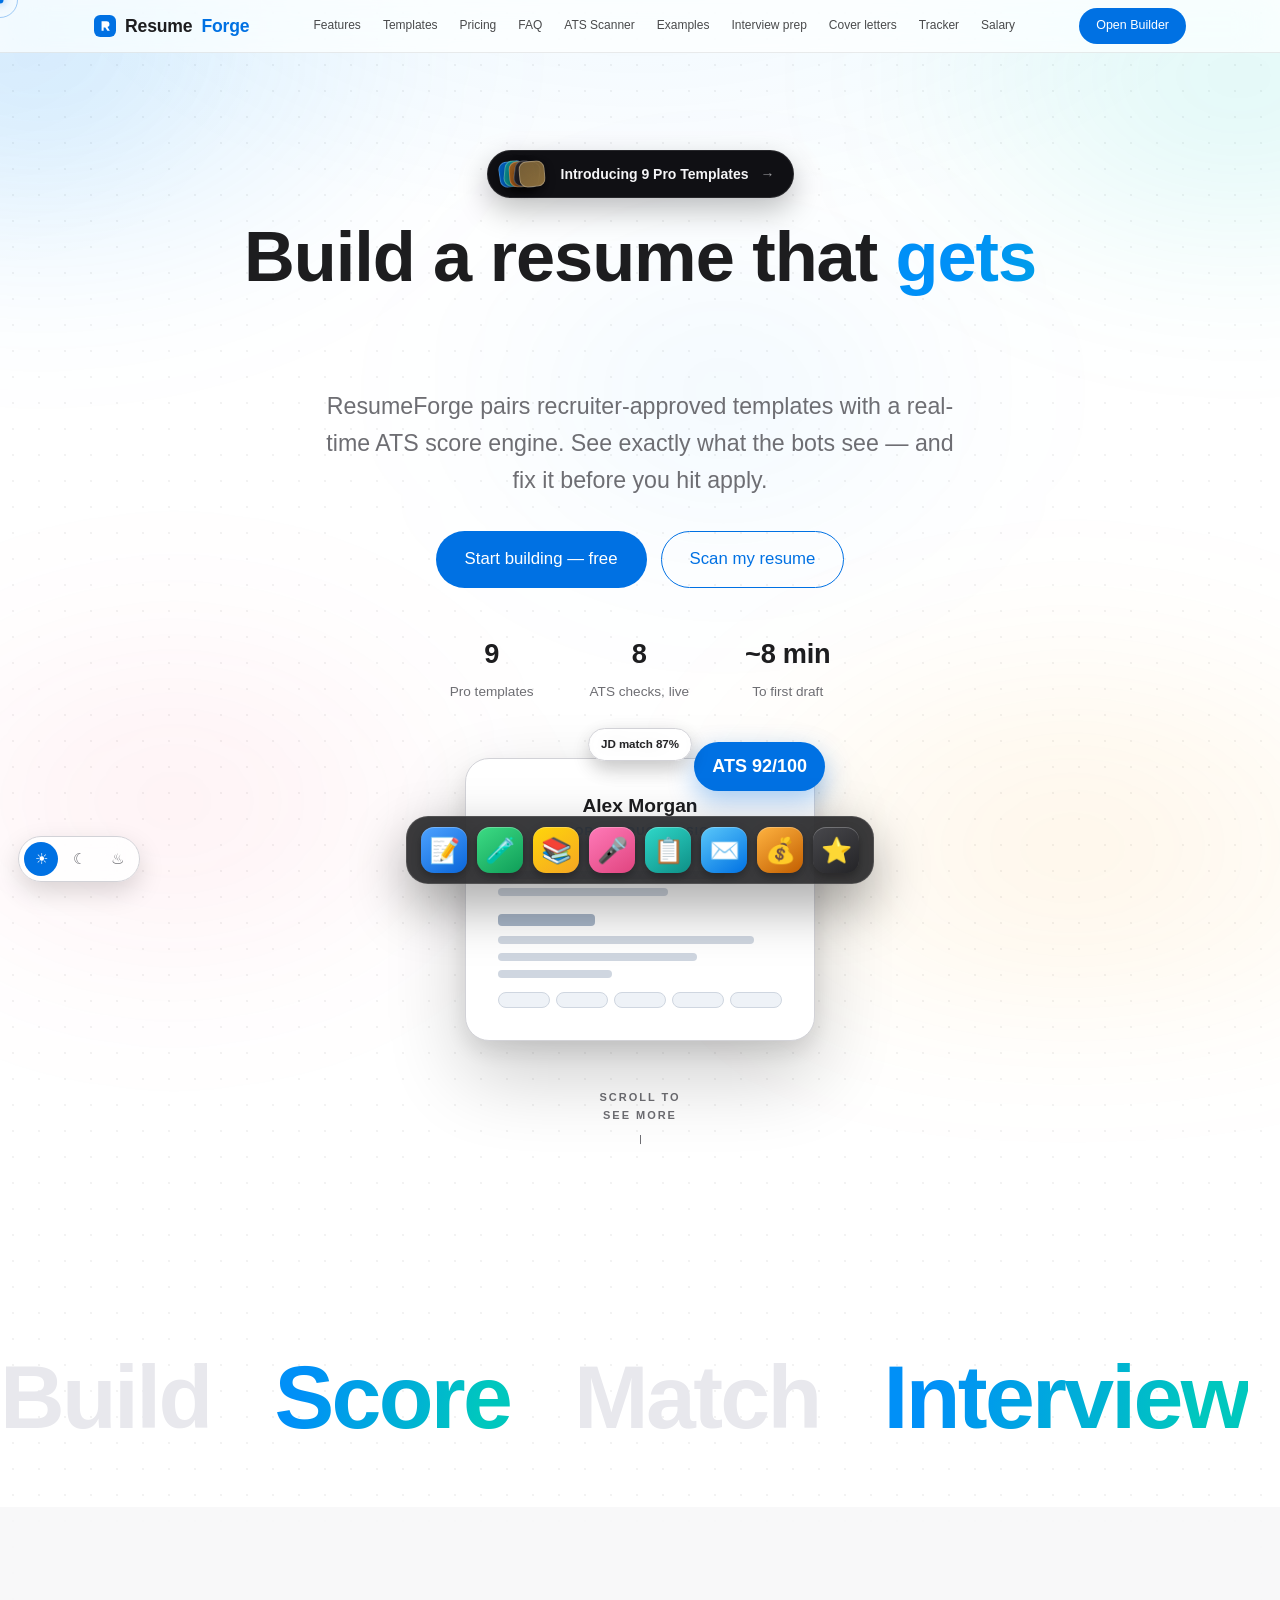
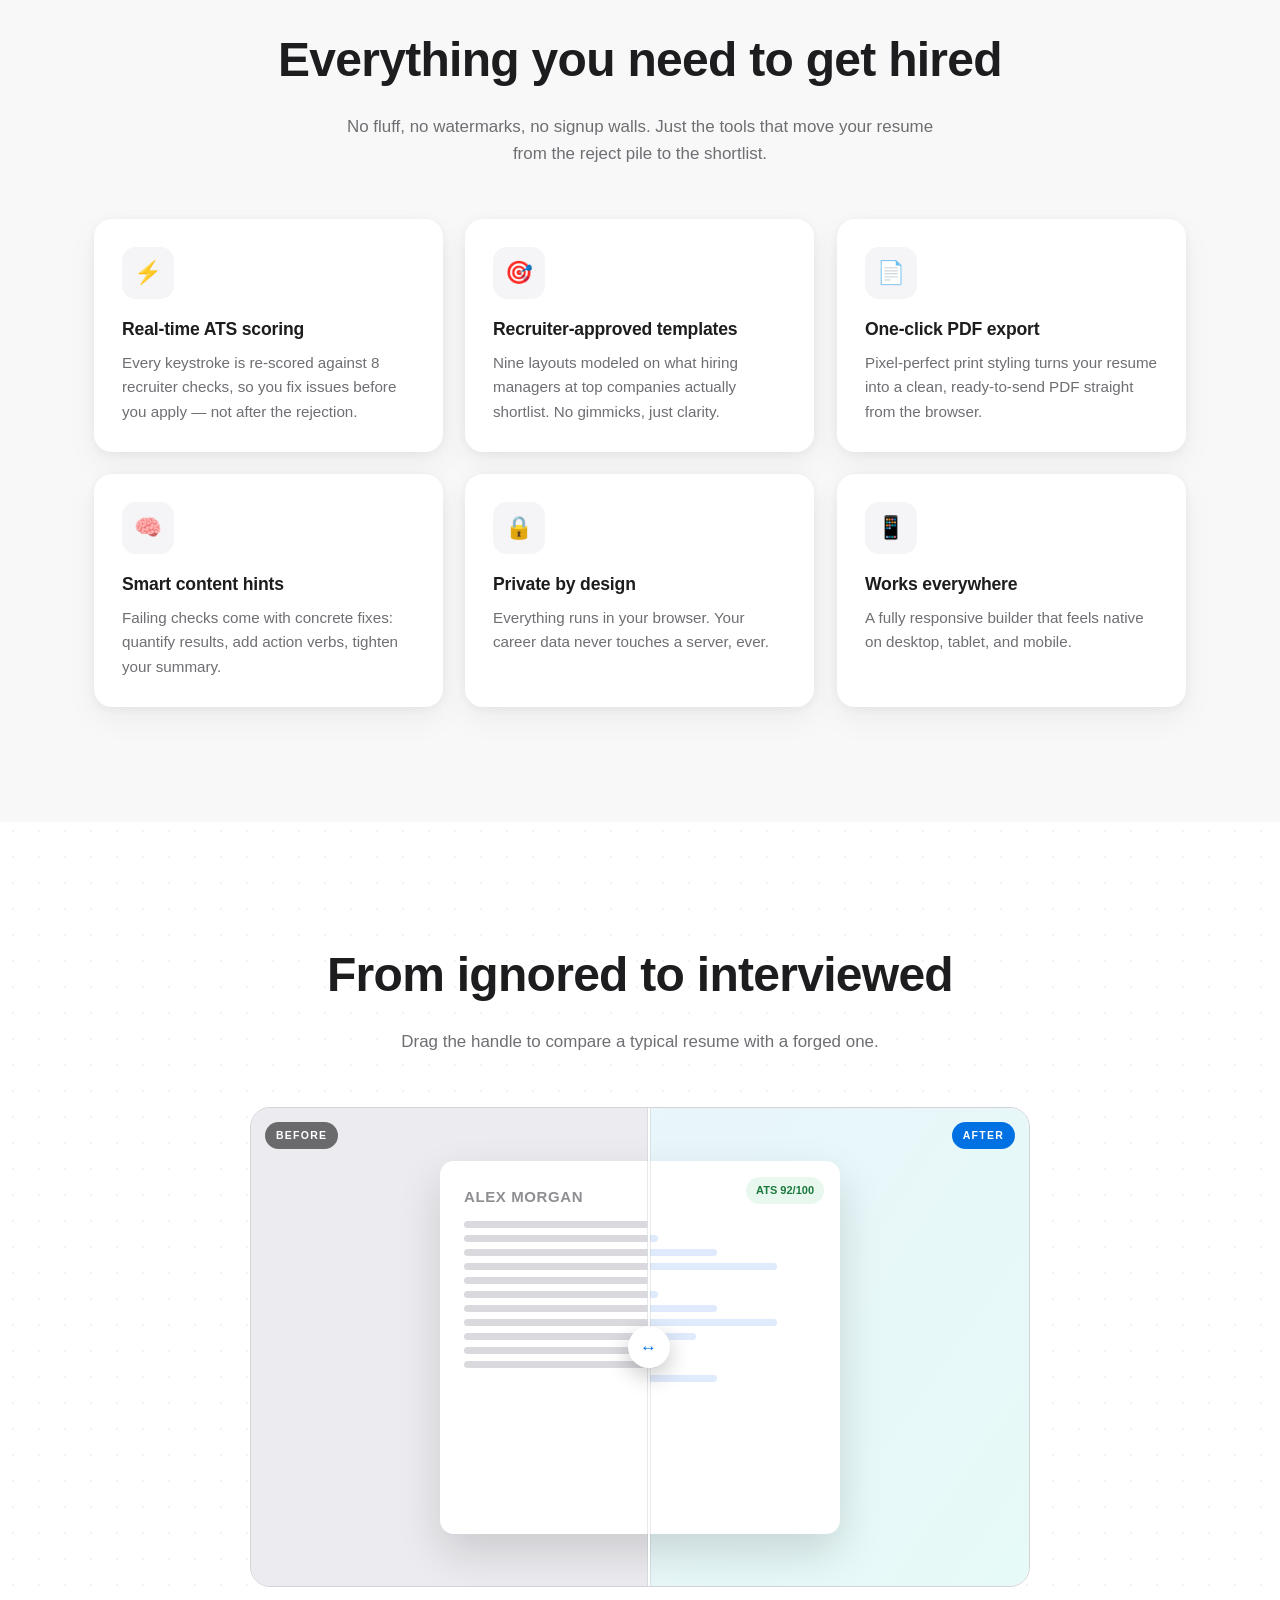
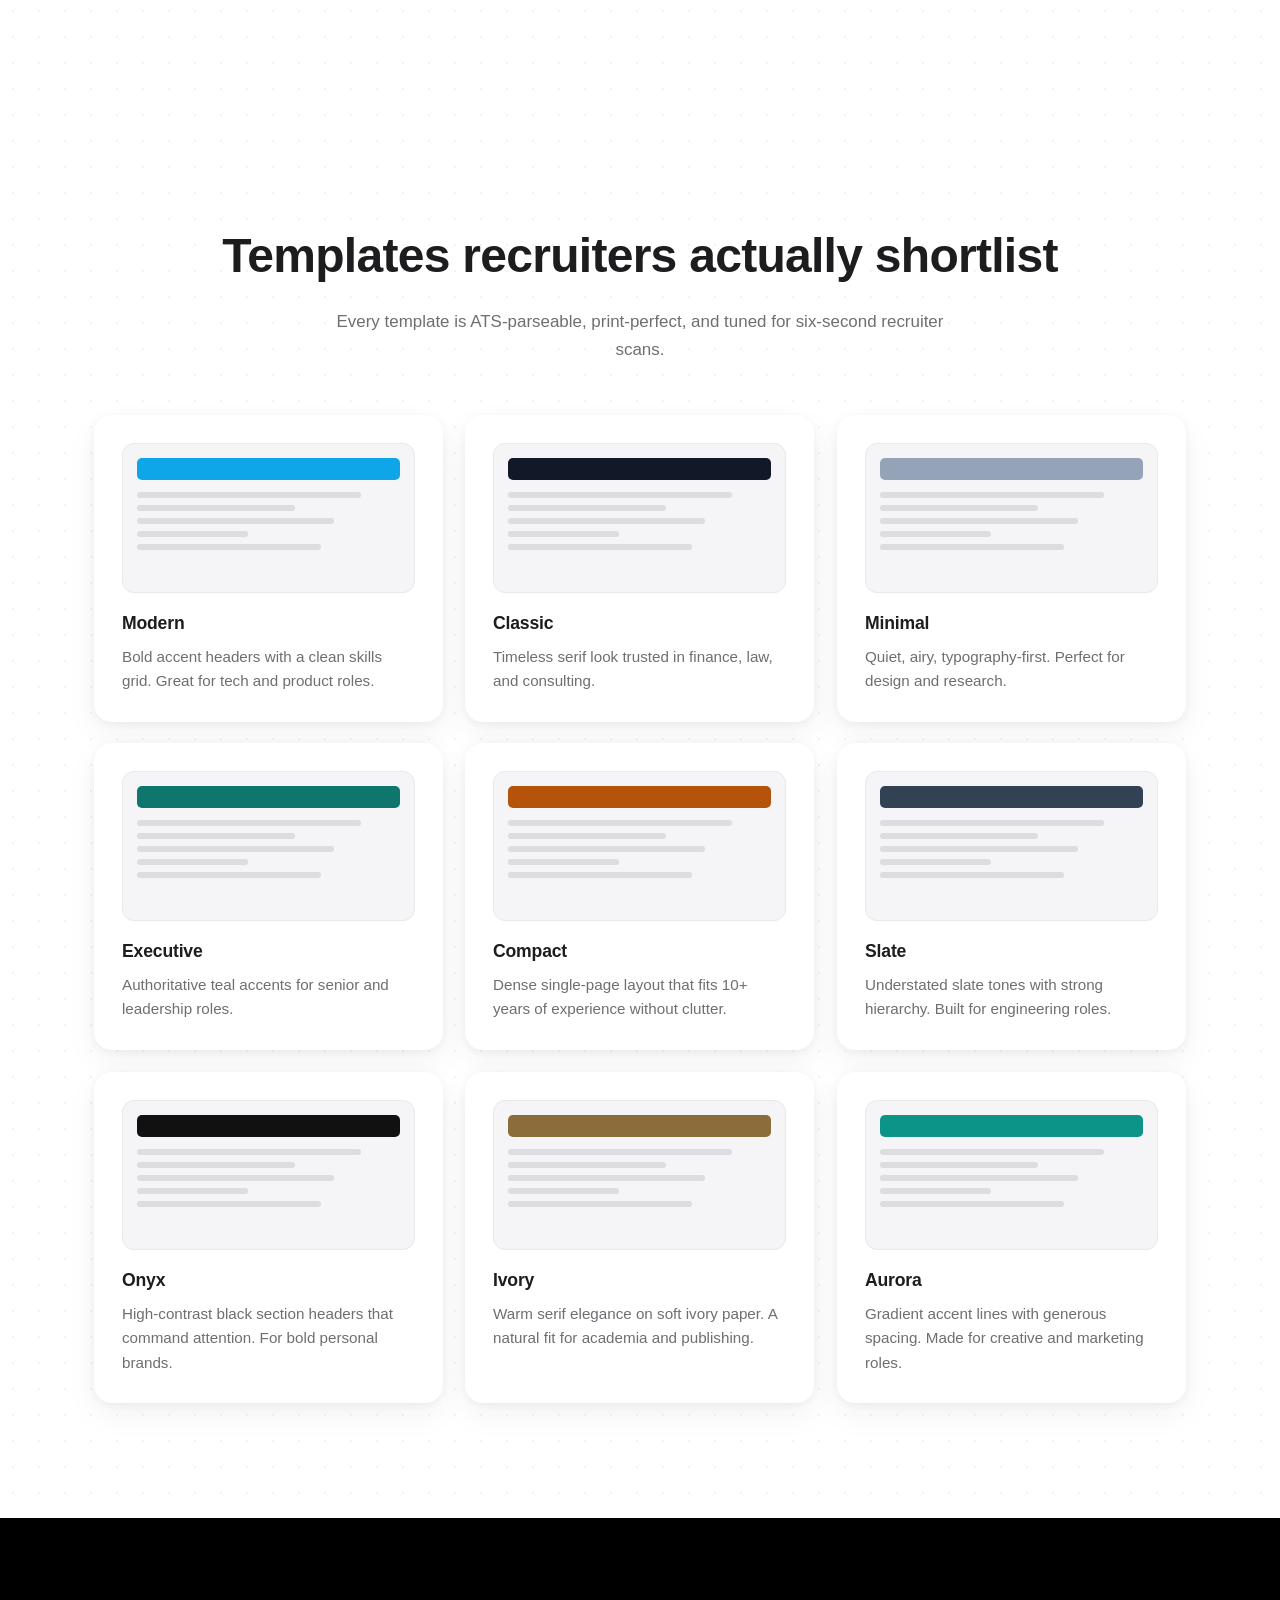
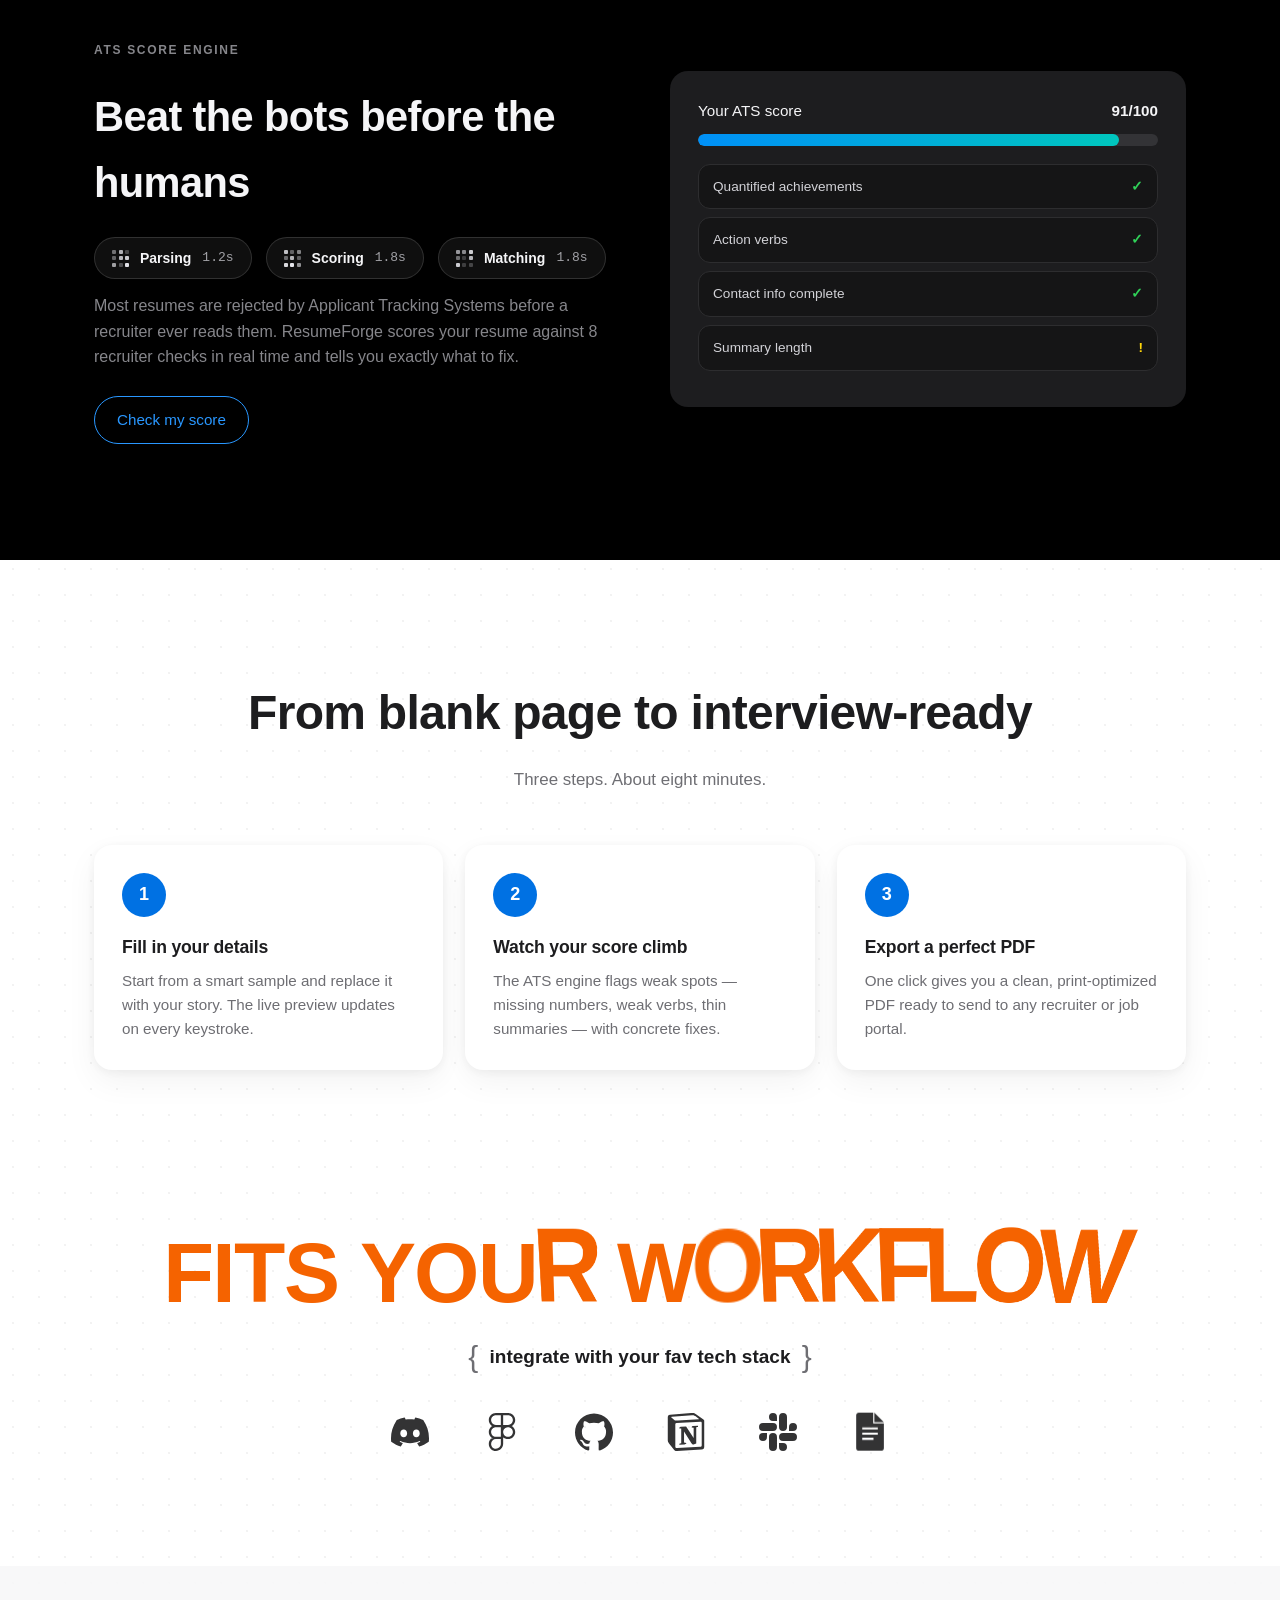
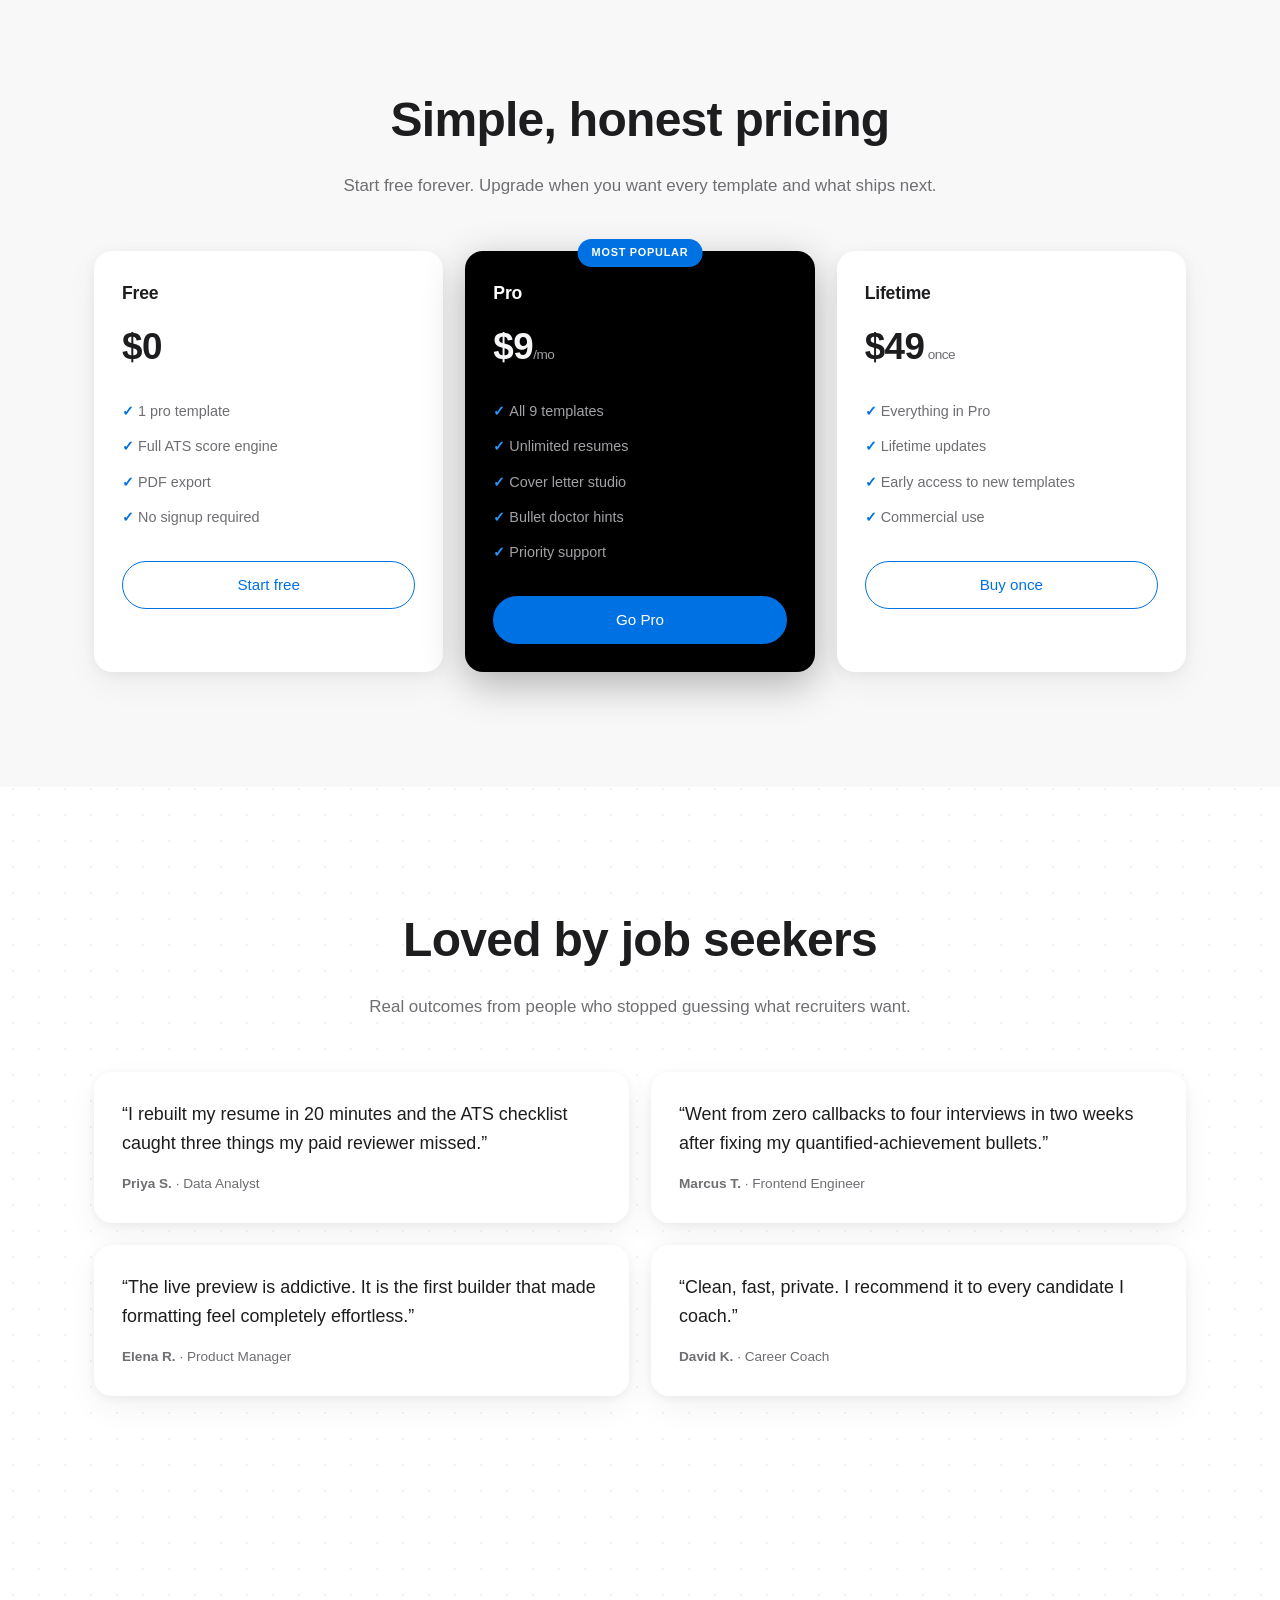
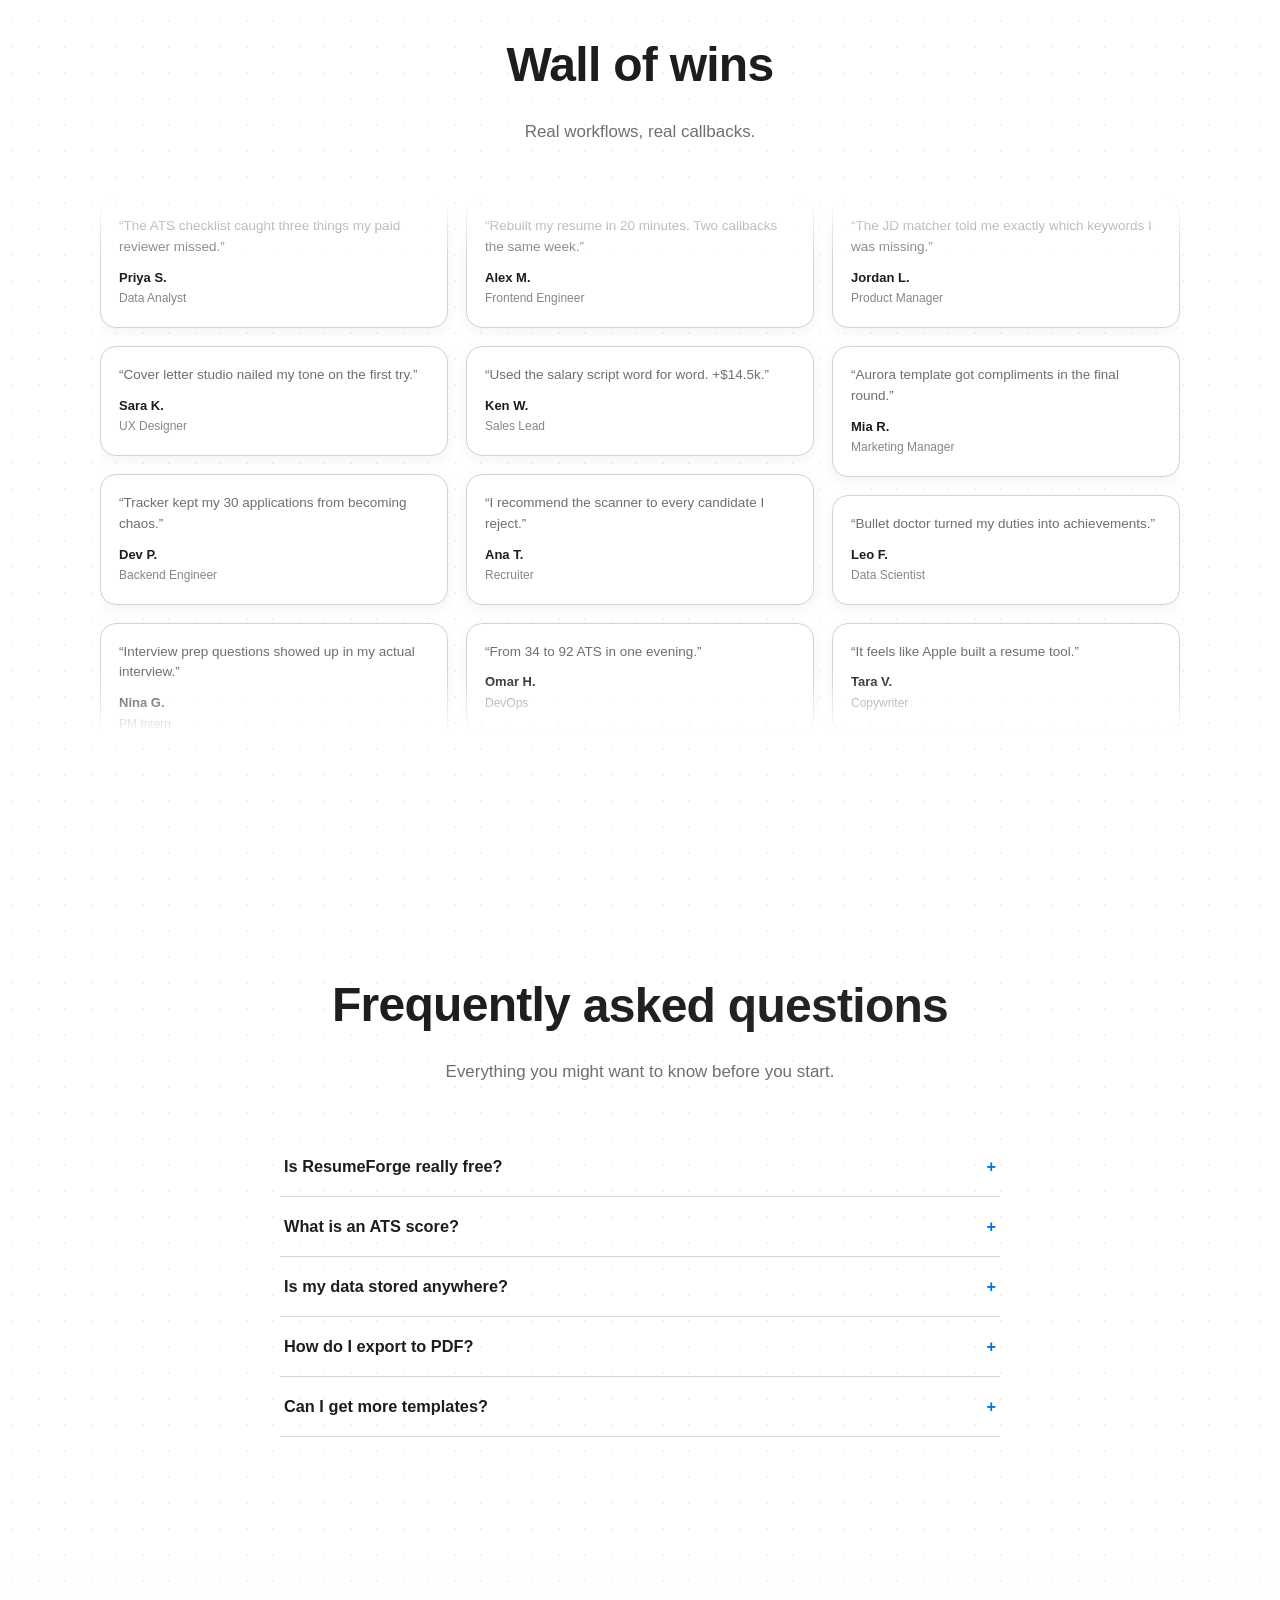
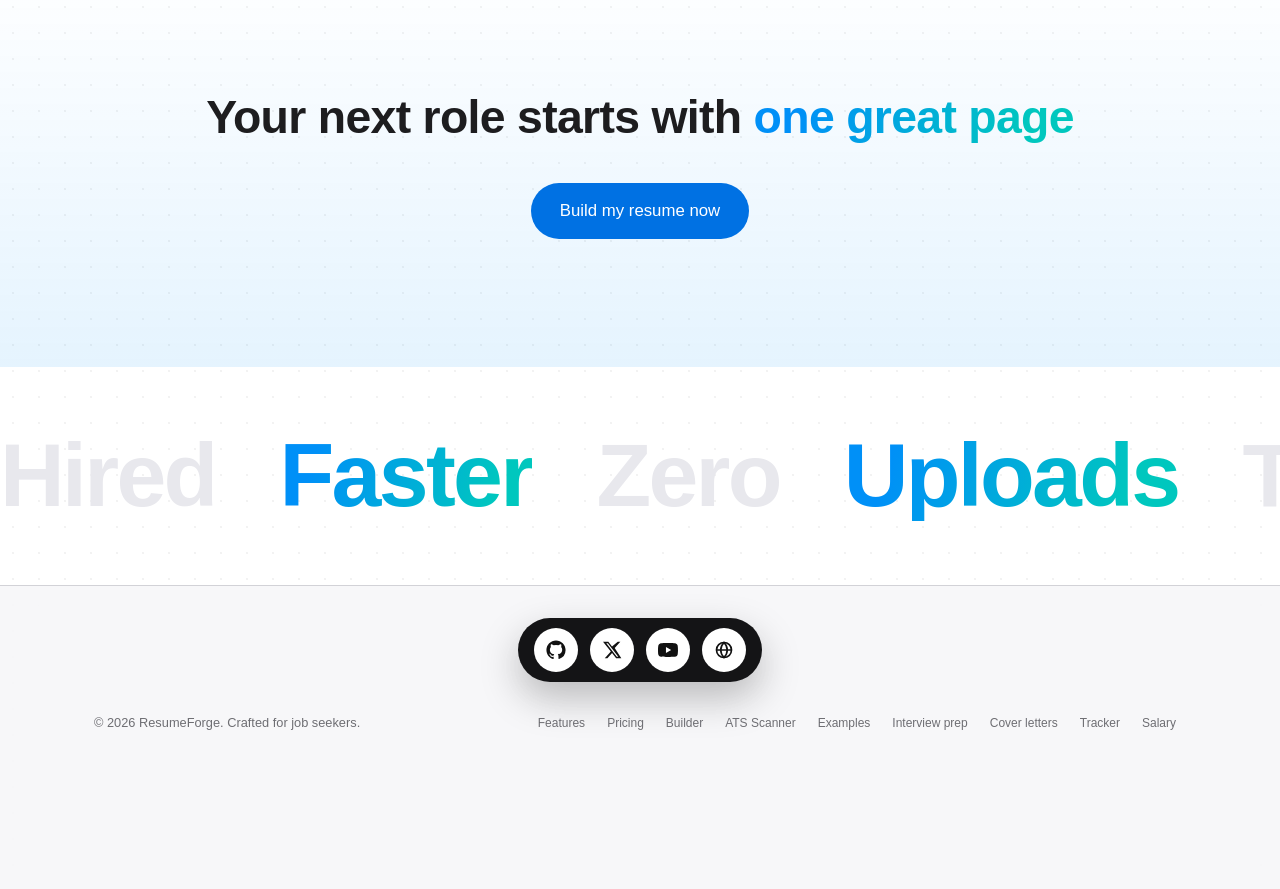
<file: index.html>
<!doctype html>
<html lang="en">
<head>
<meta charset="utf-8">
<meta name="viewport" content="width=device-width,initial-scale=1">
<title>ResumeForge — Build a resume that gets interviews</title>
<meta name="description" content="ResumeForge combines recruiter-approved templates with a real-time ATS score engine. Build, score, and export your resume — free, private, in your browser.">
<link rel="stylesheet" href="css/base.css">
<link rel="stylesheet" href="css/landing.css">
<link rel="stylesheet" href="css/dock.css">
<link rel="icon" type="image/svg+xml" href="favicon.svg">
<meta property="og:title" content="ResumeForge — Build a resume that gets interviews">
<meta property="og:description" content="Recruiter-approved templates + a real-time ATS score engine. Free, private, in your browser.">
<meta property="og:type" content="website">
<meta name="theme-color" content="#ffffff">
<link rel="stylesheet" href="css/components.css"><script src="js/theme.js"></script></head>
<body>
<nav class="nav">
<div class="container nav-inner">
<a class="logo" href="index.html"><svg width="22" height="22" viewBox="0 0 32 32" aria-hidden="true"><defs><linearGradient id="lg1" x1="0" y1="0" x2="1" y2="1"><stop offset="0" stop-color="#0071e3"/><stop offset=".55" stop-color="#00a2ff"/><stop offset="1" stop-color="#00c7be"/></linearGradient></defs><rect width="32" height="32" rx="9" fill="#0071e3"/><path d="M11 23V9h7.2a4.3 4.3 0 0 1 1.4 8.4L23 23h-3.6l-3-5H14v5z" fill="#fff"/></svg>Resume<span>Forge</span></a>
<div class="nav-links">
<a href="#features">Features</a>
<a href="#templates">Templates</a>
<a href="#pricing">Pricing</a>
<a href="#faq">FAQ</a>
<a href="scan.html">ATS Scanner</a>
<a href="examples.html">Examples</a>
<a href="interview.html">Interview prep</a>
<a href="coverletter.html">Cover letters</a>
<a href="tracker.html">Tracker</a><a href="salary.html">Salary</a>
</div>
<a class="btn btn-primary" href="builder.html">Open Builder</a>
</div>
</nav>
<header class="hero">
<div class="container hero-inner">
<div class="hero-copy reveal in">

<h1>Build a resume that <span class="grad">gets interviews</span></h1>
<p class="lead">ResumeForge pairs recruiter-approved templates with a real-time ATS score engine. See exactly what the bots see — and fix it before you hit apply.</p>
<div class="hero-cta">
<a class="btn btn-primary btn-lg" href="builder.html">Start building — free</a>
<a class="btn btn-ghost btn-lg" href="scan.html">Scan my resume</a>
</div>
<div class="hero-stats">
<div><strong>9</strong><span>Pro templates</span></div>
<div><strong>8</strong><span>ATS checks, live</span></div>
<div><strong>~8 min</strong><span>To first draft</span></div>
</div>
</div>
<div class="mock-wrap">
<div class="mock-score">ATS 92/100</div>
<div class="mock-paper">
<div class="mname">Alex Morgan</div>
<div class="mtitle">SENIOR PRODUCT DESIGNER</div>
<div class="mline w90"></div>
<div class="mline w80"></div>
<div class="mline w60"></div>
<div class="mhead"></div>
<div class="mline w90"></div>
<div class="mline w70"></div>
<div class="mline w40"></div>
<div class="mchips"><i></i><i></i><i></i><i></i><i></i></div>
</div>
</div>
</div>
</header>
<div class="marquee" aria-hidden="true"><div class="marquee-track"><span>Build</span><span class="blue">Score</span><span>Match</span><span class="blue">Interview</span><span>Track</span><span class="blue">Export</span><span>Build</span><span class="blue">Score</span><span>Match</span><span class="blue">Interview</span><span>Track</span><span class="blue">Export</span></div></div>
<section id="features" class="section">
<div class="container">
<h2 class="section-title">Everything you need to get hired</h2>
<p class="section-sub">No fluff, no watermarks, no signup walls. Just the tools that move your resume from the reject pile to the shortlist.</p>
<div id="featureGrid" class="grid grid-3"></div>
</div>
</section>
<section id="templates" class="section">
<div class="container">
<h2 class="section-title">Templates recruiters actually shortlist</h2>
<p class="section-sub">Every template is ATS-parseable, print-perfect, and tuned for six-second recruiter scans.</p>
<div id="templateGrid" class="grid grid-3"></div>
</div>
</section>
<section id="ats" class="section ats-band">
<div class="container ats-inner">
<div class="reveal">
<span class="badge">ATS Score Engine</span>
<h2>Beat the bots before the humans</h2>
<p class="muted-p">Most resumes are rejected by Applicant Tracking Systems before a recruiter ever reads them. ResumeForge scores your resume against 8 recruiter checks in real time and tells you exactly what to fix.</p>
<a class="btn btn-ghost" href="builder.html">Check my score</a>
</div>
<div class="card reveal">
<div class="meter-head"><span>Your ATS score</span><strong>92/100</strong></div>
<div class="meter-bar"><div class="meter-fill"></div></div>
<div class="check-row"><span>Quantified achievements</span><span class="ok">✓</span></div>
<div class="check-row"><span>Action verbs</span><span class="ok">✓</span></div>
<div class="check-row"><span>Contact info complete</span><span class="ok">✓</span></div>
<div class="check-row"><span>Summary length</span><span class="warn">!</span></div>
</div>
</div>
</section>
<section class="section">
<div class="container">
<h2 class="section-title">From blank page to interview-ready</h2>
<p class="section-sub">Three steps. About eight minutes.</p>
<div class="grid grid-3">
<div class="card step reveal"><div class="stepnum">1</div><h3>Fill in your details</h3><p>Start from a smart sample and replace it with your story. The live preview updates on every keystroke.</p></div>
<div class="card step reveal"><div class="stepnum">2</div><h3>Watch your score climb</h3><p>The ATS engine flags weak spots — missing numbers, weak verbs, thin summaries — with concrete fixes.</p></div>
<div class="card step reveal"><div class="stepnum">3</div><h3>Export a perfect PDF</h3><p>One click gives you a clean, print-optimized PDF ready to send to any recruiter or job portal.</p></div>
</div>
</div>
</section>
<section id="pricing" class="section">
<div class="container">
<h2 class="section-title">Simple, honest pricing</h2>
<p class="section-sub">Start free forever. Upgrade when you want every template and what ships next.</p>
<div id="pricingGrid" class="grid grid-3"></div>
</div>
</section>
<section id="testimonials" class="section">
<div class="container">
<h2 class="section-title">Loved by job seekers</h2>
<p class="section-sub">Real outcomes from people who stopped guessing what recruiters want.</p>
<div id="testiGrid" class="grid grid-2"></div>
</div>
</section>
<section id="faq" class="section">
<div class="container">
<h2 class="section-title">Frequently asked questions</h2>
<p class="section-sub">Everything you might want to know before you start.</p>
<div id="faqList" class="faq-list"></div>
</div>
</section>
<section class="cta-band">
<div class="container">
<h2>Your next role starts with <span class="grad">one great page</span></h2>
<a class="btn btn-primary btn-lg" href="builder.html">Build my resume now</a>
</div>
</section>
<div class="marquee marquee-rev" aria-hidden="true"><div class="marquee-track"><span>Hired</span><span class="blue">Faster</span><span>Zero</span><span class="blue">Uploads</span><span>Total</span><span class="blue">Privacy</span><span>Hired</span><span class="blue">Faster</span><span>Zero</span><span class="blue">Uploads</span><span>Total</span><span class="blue">Privacy</span></div></div>
<footer>
<div class="container foot-inner">
<div>© <span id="year"></span> ResumeForge. Crafted for job seekers.</div>
<div class="nav-links">
<a href="#features">Features</a>
<a href="#pricing">Pricing</a>
<a href="builder.html">Builder</a>
<a href="scan.html">ATS Scanner</a>
<a href="examples.html">Examples</a>
<a href="interview.html">Interview prep</a>
<a href="coverletter.html">Cover letters</a>
<a href="tracker.html">Tracker</a><a href="salary.html">Salary</a>
</div>
</div>
</footer>
<script src="js/data.js"></script>
<script src="js/ats.js"></script>
<script src="js/landing.js"></script>
<script src="vendor/gsap.min.js"></script><script src="vendor/ScrollTrigger.min.js"></script><script src="js/fx.js"></script><script src="js/motion.js"></script><script src="js/dock.js"></script><script src="js/stacklogos.js"></script><script src="js/components.js"></script></body>
</html>
</file>
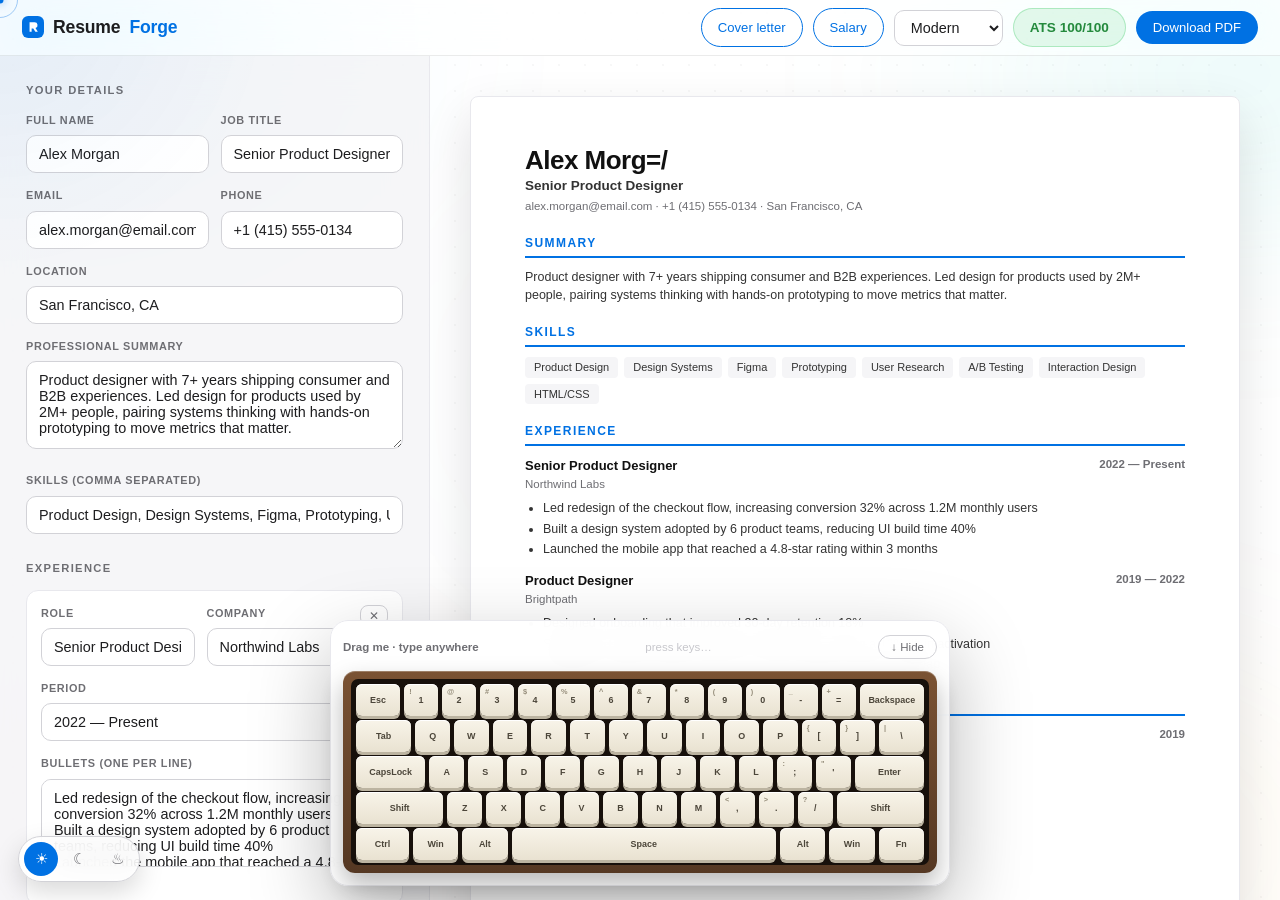
<file: builder.html>
<!doctype html>
<html lang="en">
<head>
<meta charset="utf-8">
<meta name="viewport" content="width=device-width,initial-scale=1">
<title>Resume Builder — ResumeForge</title>
<meta name="description" content="Live resume builder with real-time ATS scoring and one-click PDF export.">
<link rel="stylesheet" href="css/base.css">
<link rel="stylesheet" href="css/builder.css">
<link rel="stylesheet" href="css/keyboard.css">
<link rel="icon" type="image/svg+xml" href="favicon.svg">
<link rel="stylesheet" href="css/components.css"><script src="js/theme.js"></script></head>
<body class="builder">
<div class="topbar">
<a class="logo" href="index.html"><svg width="22" height="22" viewBox="0 0 32 32" aria-hidden="true"><defs><linearGradient id="lg1" x1="0" y1="0" x2="1" y2="1"><stop offset="0" stop-color="#0071e3"/><stop offset=".55" stop-color="#00a2ff"/><stop offset="1" stop-color="#00c7be"/></linearGradient></defs><rect width="32" height="32" rx="9" fill="#0071e3"/><path d="M11 23V9h7.2a4.3 4.3 0 0 1 1.4 8.4L23 23h-3.6l-3-5H14v5z" fill="#fff"/></svg>Resume<span>Forge</span></a>
<div class="top-actions">
<a class="btn btn-ghost" href="coverletter.html">Cover letter</a><a class="btn btn-ghost" href="salary.html">Salary</a>
<select id="templateSelect" aria-label="Template"></select>
<div id="scoreChip" class="score-chip">ATS —</div>
<button class="btn btn-primary" id="printBtn">Download PDF</button>
</div>
</div>
<main class="builder-main">
<aside class="panel">
<h2 class="ptitle">Your details</h2>
<div class="row2">
<div class="fgroup"><label>Full name</label><input id="fName"></div>
<div class="fgroup"><label>Job title</label><input id="fTitle"></div>
</div>
<div class="row2">
<div class="fgroup"><label>Email</label><input id="fEmail" type="email"></div>
<div class="fgroup"><label>Phone</label><input id="fPhone"></div>
</div>
<div class="fgroup"><label>Location</label><input id="fLocation"></div>
<div class="fgroup"><label>Professional summary</label><textarea id="fSummary"></textarea></div>
<div class="fgroup"><label>Skills (comma separated)</label><input id="fSkills"></div>
<h2 class="ptitle">Experience</h2>
<div id="expList"></div>
<button id="addExp" class="addbtn">+ Add experience</button>
<h2 class="ptitle">Education</h2>
<div id="eduList"></div>
<button id="addEdu" class="addbtn">+ Add education</button>
<h2 class="ptitle">ATS checks</h2>
<div id="scoreChecks" class="checks"></div>
<h2 class="ptitle">Job match</h2>
<div class="fgroup"><label>Paste job description</label><textarea id="fJD" placeholder="Paste the job post here to see keyword coverage..."></textarea></div>
<div id="matchResult" class="checks"><div class="check">Paste a job description to see keyword coverage.</div></div>
<h2 class="ptitle">Bullet doctor</h2>
<div id="doctorBox" class="checks"></div>
</aside>
<section class="stage">
<div id="paper" class="paper t-modern"></div>
</section>
</main>
<script src="js/data.js"></script>
<script src="js/ats.js"></script>
<script src="js/match.js"></script>
<script src="js/examples.js"></script>
<script src="js/bulletlib.js"></script>
<script src="js/builder.js"></script>
<script src="vendor/gsap.min.js"></script><script src="js/fx.js"></script><script src="js/keyboard.js"></script><script src="js/components.js"></script></body>
</html>
</file>
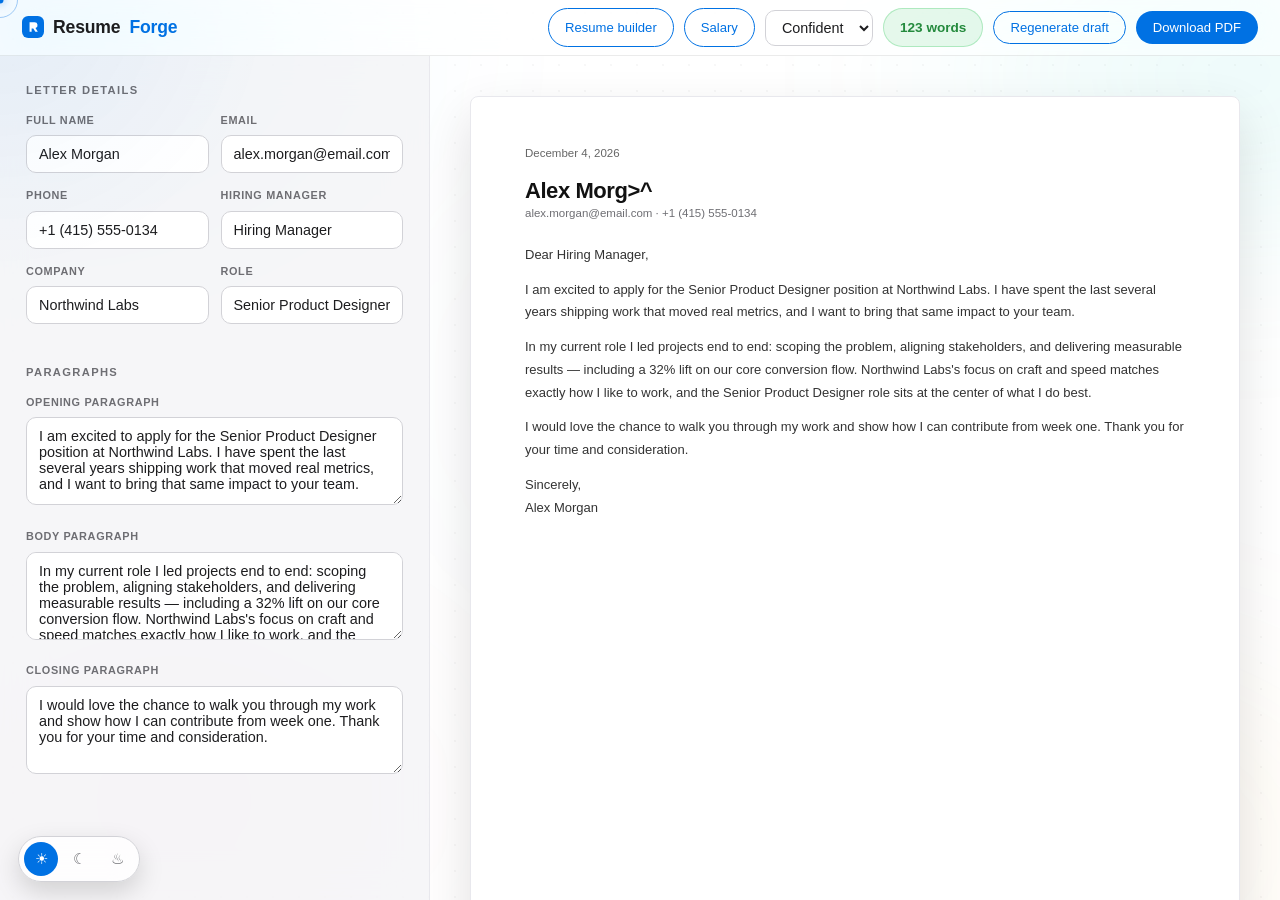
<file: coverletter.html>
<!doctype html>
<html lang="en">
<head>
<meta charset="utf-8">
<meta name="viewport" content="width=device-width,initial-scale=1">
<title>Cover Letter Studio — ResumeForge</title>
<meta name="description" content="Generate a tailored cover letter in three tones with live preview and one-click PDF export.">
<link rel="stylesheet" href="css/base.css">
<link rel="stylesheet" href="css/builder.css">
<link rel="stylesheet" href="css/cover.css">
<link rel="icon" type="image/svg+xml" href="favicon.svg">
<link rel="stylesheet" href="css/components.css"><script src="js/theme.js"></script></head>
<body class="builder">
<div class="topbar">
<a class="logo" href="index.html"><svg width="22" height="22" viewBox="0 0 32 32" aria-hidden="true"><defs><linearGradient id="lg1" x1="0" y1="0" x2="1" y2="1"><stop offset="0" stop-color="#0071e3"/><stop offset=".55" stop-color="#00a2ff"/><stop offset="1" stop-color="#00c7be"/></linearGradient></defs><rect width="32" height="32" rx="9" fill="#0071e3"/><path d="M11 23V9h7.2a4.3 4.3 0 0 1 1.4 8.4L23 23h-3.6l-3-5H14v5z" fill="#fff"/></svg>Resume<span>Forge</span></a>
<div class="top-actions">
<a class="btn btn-ghost" href="builder.html">Resume builder</a><a class="btn btn-ghost" href="salary.html">Salary</a>
<select id="toneSelect" aria-label="Tone">
<option value="confident">Confident</option>
<option value="friendly">Friendly</option>
<option value="formal">Formal</option>
</select>
<div id="wordChip" class="score-chip">—</div>
<button class="btn btn-ghost" id="regenBtn">Regenerate draft</button>
<button class="btn btn-primary" id="printBtn">Download PDF</button>
</div>
</div>
<main class="builder-main">
<aside class="panel">
<h2 class="ptitle">Letter details</h2>
<div class="row2">
<div class="fgroup"><label>Full name</label><input id="fcName"></div>
<div class="fgroup"><label>Email</label><input id="fcEmail" type="email"></div>
</div>
<div class="row2">
<div class="fgroup"><label>Phone</label><input id="fcPhone"></div>
<div class="fgroup"><label>Hiring manager</label><input id="fcManager"></div>
</div>
<div class="row2">
<div class="fgroup"><label>Company</label><input id="fcCompany"></div>
<div class="fgroup"><label>Role</label><input id="fcRole"></div>
</div>
<h2 class="ptitle">Paragraphs</h2>
<div class="fgroup"><label>Opening paragraph</label><textarea id="fHook"></textarea></div>
<div class="fgroup"><label>Body paragraph</label><textarea id="fBody"></textarea></div>
<div class="fgroup"><label>Closing paragraph</label><textarea id="fClose"></textarea></div>
</aside>
<section class="stage">
<div id="paper" class="paper t-modern letter"></div>
</section>
</main>
<script src="js/coverlib.js"></script>
<script src="js/cover.js"></script>
<script src="vendor/gsap.min.js"></script><script src="js/fx.js"></script><script src="js/components.js"></script></body>
</html>
</file>
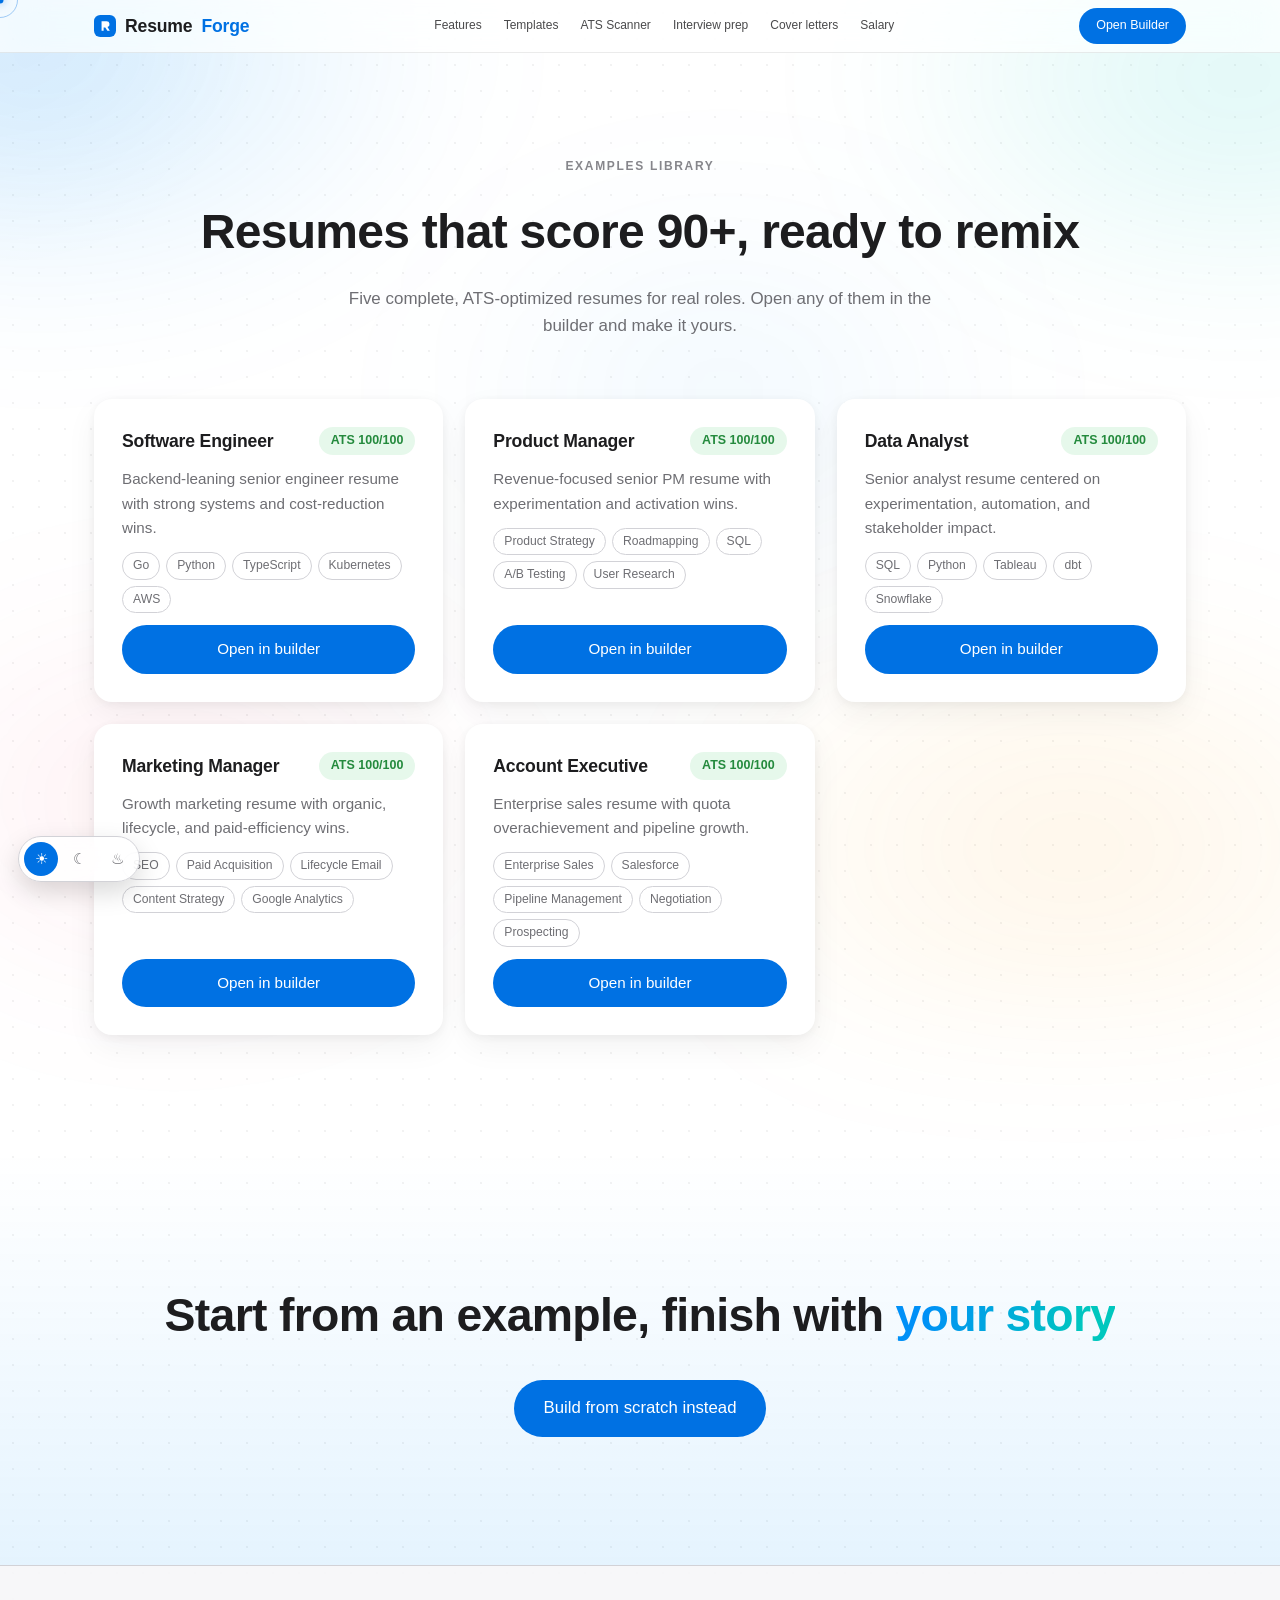
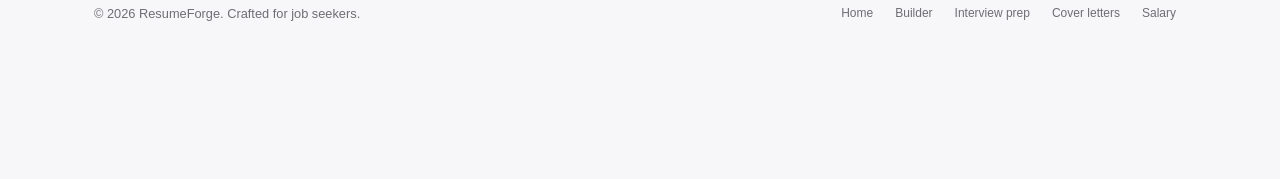
<file: examples.html>
<!doctype html>
<html lang="en">
<head>
<meta charset="utf-8">
<meta name="viewport" content="width=device-width,initial-scale=1">
<title>Resume Examples — ResumeForge</title>
<meta name="description" content="Five complete, ATS-optimized resume examples for engineering, product, data, marketing, and sales roles. Open any of them in the builder with one click.">
<link rel="stylesheet" href="css/base.css">
<link rel="stylesheet" href="css/landing.css">
<link rel="stylesheet" href="css/examples.css">
<link rel="icon" type="image/svg+xml" href="favicon.svg">
<link rel="stylesheet" href="css/components.css"><script src="js/theme.js"></script></head>
<body>
<nav class="nav">
<div class="container nav-inner">
<a class="logo" href="index.html"><svg width="22" height="22" viewBox="0 0 32 32" aria-hidden="true"><defs><linearGradient id="lg1" x1="0" y1="0" x2="1" y2="1"><stop offset="0" stop-color="#0071e3"/><stop offset=".55" stop-color="#00a2ff"/><stop offset="1" stop-color="#00c7be"/></linearGradient></defs><rect width="32" height="32" rx="9" fill="#0071e3"/><path d="M11 23V9h7.2a4.3 4.3 0 0 1 1.4 8.4L23 23h-3.6l-3-5H14v5z" fill="#fff"/></svg>Resume<span>Forge</span></a>
<div class="nav-links">
<a href="index.html#features">Features</a>
<a href="index.html#templates">Templates</a>
<a href="scan.html">ATS Scanner</a>
<a href="interview.html">Interview prep</a>
<a href="coverletter.html">Cover letters</a><a href="salary.html">Salary</a>
</div>
<a class="btn btn-primary" href="builder.html">Open Builder</a>
</div>
</nav>
<header class="page-head">
<div class="container">
<span class="badge">Examples library</span>
<h2 class="section-title">Resumes that score 90+, ready to remix</h2>
<p class="section-sub">Five complete, ATS-optimized resumes for real roles. Open any of them in the builder and make it yours.</p>
</div>
</header>
<section class="section" style="padding-top:30px">
<div class="container">
<div id="exGrid" class="grid grid-3"></div>
</div>
</section>
<section class="cta-band">
<div class="container">
<h2>Start from an example, finish with <span class="grad">your story</span></h2>
<a class="btn btn-primary btn-lg" href="builder.html">Build from scratch instead</a>
</div>
</section>
<footer>
<div class="container foot-inner">
<div>© <span id="year"></span> ResumeForge. Crafted for job seekers.</div>
<div class="nav-links">
<a href="index.html">Home</a>
<a href="builder.html">Builder</a>
<a href="interview.html">Interview prep</a>
<a href="coverletter.html">Cover letters</a><a href="salary.html">Salary</a>
</div>
</div>
</footer>
<script src="js/ats.js"></script>
<script src="js/examples.js"></script>
<script src="js/examplespage.js"></script>
<script src="vendor/gsap.min.js"></script><script src="js/fx.js"></script><script src="js/components.js"></script></body>
</html>
</file>
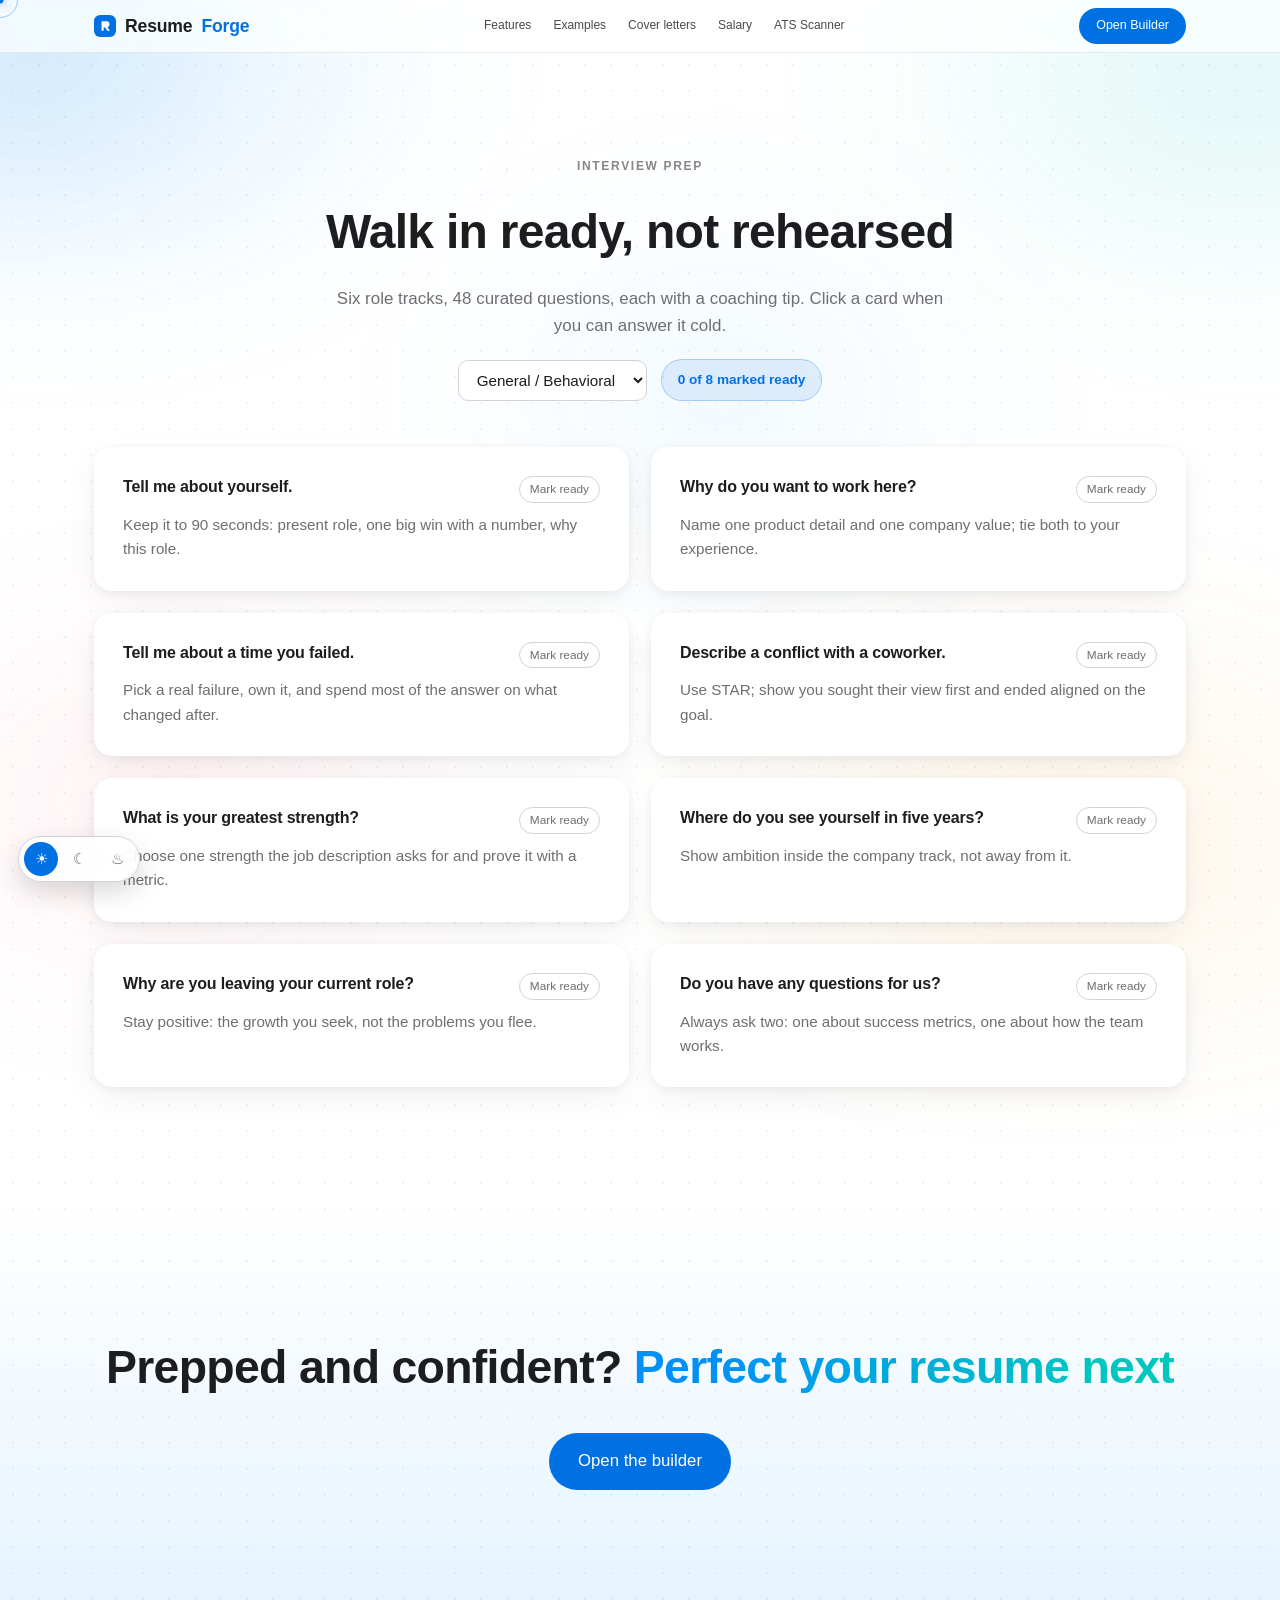
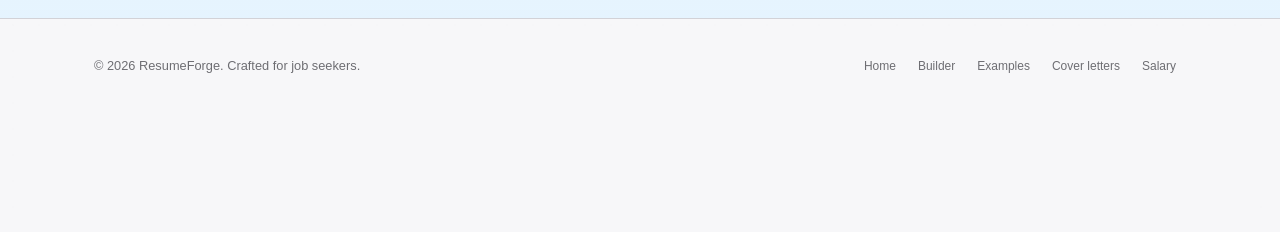
<file: interview.html>
<!doctype html>
<html lang="en">
<head>
<meta charset="utf-8">
<meta name="viewport" content="width=device-width,initial-scale=1">
<title>Interview Prep — ResumeForge</title>
<meta name="description" content="48 curated interview questions across six role tracks, each with a coaching tip. Track your prep with a mark-ready progress counter.">
<link rel="stylesheet" href="css/base.css">
<link rel="stylesheet" href="css/landing.css">
<link rel="stylesheet" href="css/examples.css">
<link rel="stylesheet" href="css/interview.css">
<link rel="icon" type="image/svg+xml" href="favicon.svg">
<link rel="stylesheet" href="css/components.css"><script src="js/theme.js"></script></head>
<body>
<nav class="nav">
<div class="container nav-inner">
<a class="logo" href="index.html"><svg width="22" height="22" viewBox="0 0 32 32" aria-hidden="true"><defs><linearGradient id="lg1" x1="0" y1="0" x2="1" y2="1"><stop offset="0" stop-color="#0071e3"/><stop offset=".55" stop-color="#00a2ff"/><stop offset="1" stop-color="#00c7be"/></linearGradient></defs><rect width="32" height="32" rx="9" fill="#0071e3"/><path d="M11 23V9h7.2a4.3 4.3 0 0 1 1.4 8.4L23 23h-3.6l-3-5H14v5z" fill="#fff"/></svg>Resume<span>Forge</span></a>
<div class="nav-links">
<a href="index.html#features">Features</a>
<a href="examples.html">Examples</a>
<a href="coverletter.html">Cover letters</a><a href="salary.html">Salary</a>
<a href="scan.html">ATS Scanner</a>
</div>
<a class="btn btn-primary" href="builder.html">Open Builder</a>
</div>
</nav>
<header class="page-head">
<div class="container">
<span class="badge">Interview prep</span>
<h2 class="section-title">Walk in ready, not rehearsed</h2>
<p class="section-sub">Six role tracks, 48 curated questions, each with a coaching tip. Click a card when you can answer it cold.</p>
<div class="toolrow">
<select id="roleSelect" aria-label="Role track"></select>
<span id="progChip" class="prog-chip">0 of 8 marked ready</span>
</div>
</div>
</header>
<section class="section" style="padding-top:0">
<div class="container">
<div id="qList" class="grid grid-2"></div>
</div>
</section>
<section class="cta-band">
<div class="container">
<h2>Prepped and confident? <span class="grad">Perfect your resume next</span></h2>
<a class="btn btn-primary btn-lg" href="builder.html">Open the builder</a>
</div>
</section>
<footer>
<div class="container foot-inner">
<div>© <span id="year"></span> ResumeForge. Crafted for job seekers.</div>
<div class="nav-links">
<a href="index.html">Home</a>
<a href="builder.html">Builder</a>
<a href="examples.html">Examples</a>
<a href="coverletter.html">Cover letters</a><a href="salary.html">Salary</a>
</div>
</div>
</footer>
<script src="js/questions.js"></script>
<script src="js/interview.js"></script>
<script src="vendor/gsap.min.js"></script><script src="js/fx.js"></script><script src="js/components.js"></script></body>
</html>
</file>
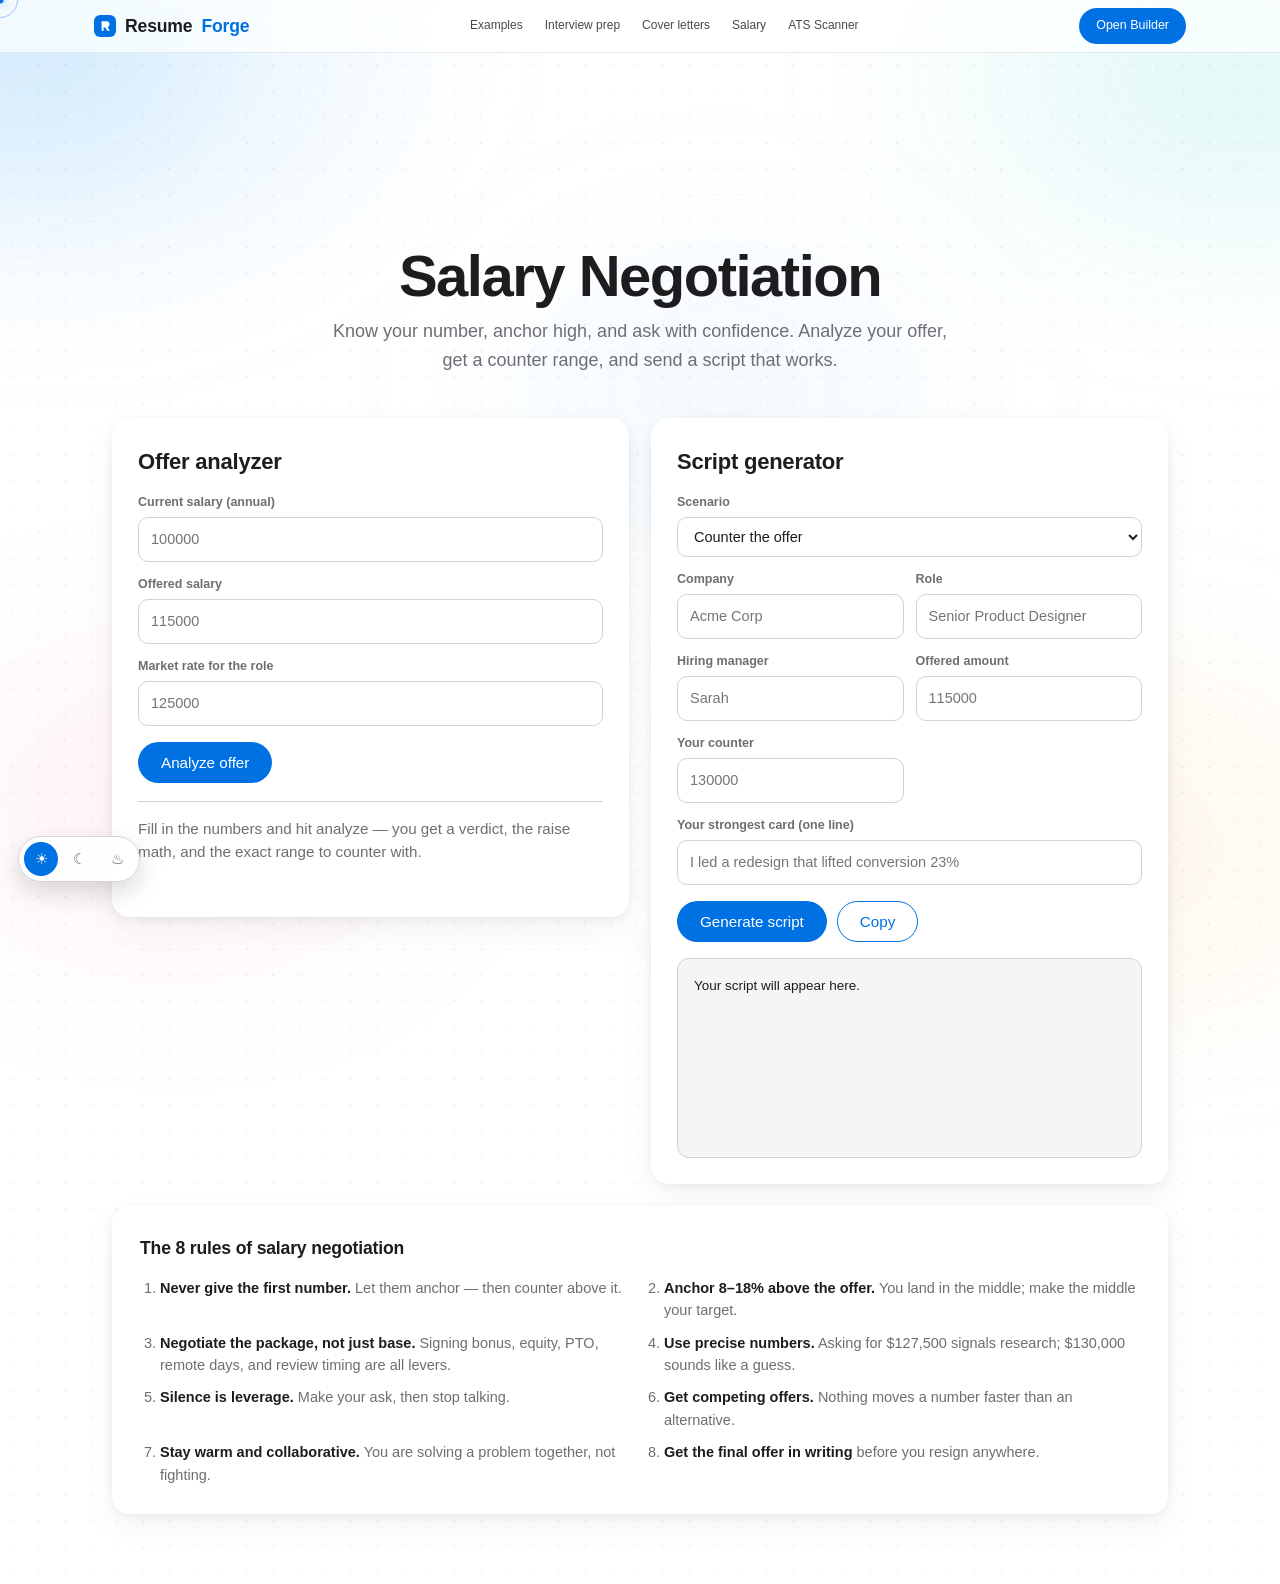
<file: salary.html>
<!doctype html>
<html lang="en">
<head>
<meta charset="utf-8">
<meta name="viewport" content="width=device-width,initial-scale=1">
<title>Salary Negotiation — ResumeForge</title>
<meta name="description" content="Track every job application through your pipeline — private, in-browser, with JSON export and import.">
<link rel="stylesheet" href="css/base.css">
<link rel="stylesheet" href="css/landing.css">
<link rel="stylesheet" href="css/examples.css">
<link rel="stylesheet" href="css/salary.css">
<link rel="icon" type="image/svg+xml" href="favicon.svg">
<link rel="stylesheet" href="css/components.css"><script src="js/theme.js"></script></head>
<body>
<nav class="nav">
<div class="container nav-inner">
<a class="logo" href="index.html"><svg width="22" height="22" viewBox="0 0 32 32" aria-hidden="true"><defs><linearGradient id="lg1" x1="0" y1="0" x2="1" y2="1"><stop offset="0" stop-color="#0071e3"/><stop offset=".55" stop-color="#00a2ff"/><stop offset="1" stop-color="#00c7be"/></linearGradient></defs><rect width="32" height="32" rx="9" fill="#0071e3"/><path d="M11 23V9h7.2a4.3 4.3 0 0 1 1.4 8.4L23 23h-3.6l-3-5H14v5z" fill="#fff"/></svg>Resume<span>Forge</span></a>
<div class="nav-links">
<a href="examples.html">Examples</a>
<a href="interview.html">Interview prep</a>
<a href="coverletter.html">Cover letters</a><a href="salary.html">Salary</a>
<a href="scan.html">ATS Scanner</a>
</div>
<a class="btn btn-primary" href="builder.html">Open Builder</a>
</div>
</nav>
<main class="swrap">
<header class="page-head">
<h1>Salary Negotiation</h1>
<p class="lead">Know your number, anchor high, and ask with confidence. Analyze your offer, get a counter range, and send a script that works.</p>
</header>
<section class="sal-grid">
<div class="card sal-card">
<h3>Offer analyzer</h3>
<label for="curSal">Current salary (annual)</label><input id="curSal" type="number" placeholder="100000">
<label for="offSal">Offered salary</label><input id="offSal" type="number" placeholder="115000">
<label for="mktSal">Market rate for the role</label><input id="mktSal" type="number" placeholder="125000">
<button class="btn btn-primary" id="analyzeBtn" type="button">Analyze offer</button>
<div id="anaOut" class="ana-out"><p class="hint">Fill in the numbers and hit analyze &mdash; you get a verdict, the raise math, and the exact range to counter with.</p></div>
</div>
<div class="card sal-card">
<h3>Script generator</h3>
<label for="scType">Scenario</label>
<select id="scType"><option value="counter">Counter the offer</option><option value="competing">I have a competing offer</option><option value="benefits">Negotiate beyond base salary</option><option value="time">Ask for more time</option></select>
<div class="two-col"><div><label for="scCompany">Company</label><input id="scCompany" type="text" placeholder="Acme Corp"></div><div><label for="scRole">Role</label><input id="scRole" type="text" placeholder="Senior Product Designer"></div></div>
<div class="two-col"><div><label for="scManager">Hiring manager</label><input id="scManager" type="text" placeholder="Sarah"></div><div><label for="scOffer">Offered amount</label><input id="scOffer" type="number" placeholder="115000"></div></div>
<div class="two-col"><div><label for="scCounter">Your counter</label><input id="scCounter" type="number" placeholder="130000"></div><div id="compWrap" class="hide"><label for="scCompeting">Competing offer</label><input id="scCompeting" type="number" placeholder="130000"></div></div>
<label for="scStrength">Your strongest card (one line)</label><input id="scStrength" type="text" placeholder="I led a redesign that lifted conversion 23%">
<div class="btn-row"><button class="btn btn-primary" id="genBtn" type="button">Generate script</button><button class="btn btn-ghost" id="copyBtn" type="button">Copy</button></div>
<pre id="scriptOut" class="script-out">Your script will appear here.</pre>
</div>
</section>
<section class="card rules-card">
<h3>The 8 rules of salary negotiation</h3>
<ol class="rules">
<li><strong>Never give the first number.</strong> Let them anchor &mdash; then counter above it.</li>
<li><strong>Anchor 8&ndash;18% above the offer.</strong> You land in the middle; make the middle your target.</li>
<li><strong>Negotiate the package, not just base.</strong> Signing bonus, equity, PTO, remote days, and review timing are all levers.</li>
<li><strong>Use precise numbers.</strong> Asking for $127,500 signals research; $130,000 sounds like a guess.</li>
<li><strong>Silence is leverage.</strong> Make your ask, then stop talking.</li>
<li><strong>Get competing offers.</strong> Nothing moves a number faster than an alternative.</li>
<li><strong>Stay warm and collaborative.</strong> You are solving a problem together, not fighting.</li>
<li><strong>Get the final offer in writing</strong> before you resign anywhere.</li>
</ol>
</section>
</main>

<script src="js/salarylib.js"></script><script src="js/salary.js"></script>
<script src="vendor/gsap.min.js"></script><script src="js/fx.js"></script><script src="js/components.js"></script></body>
</html>
</file>
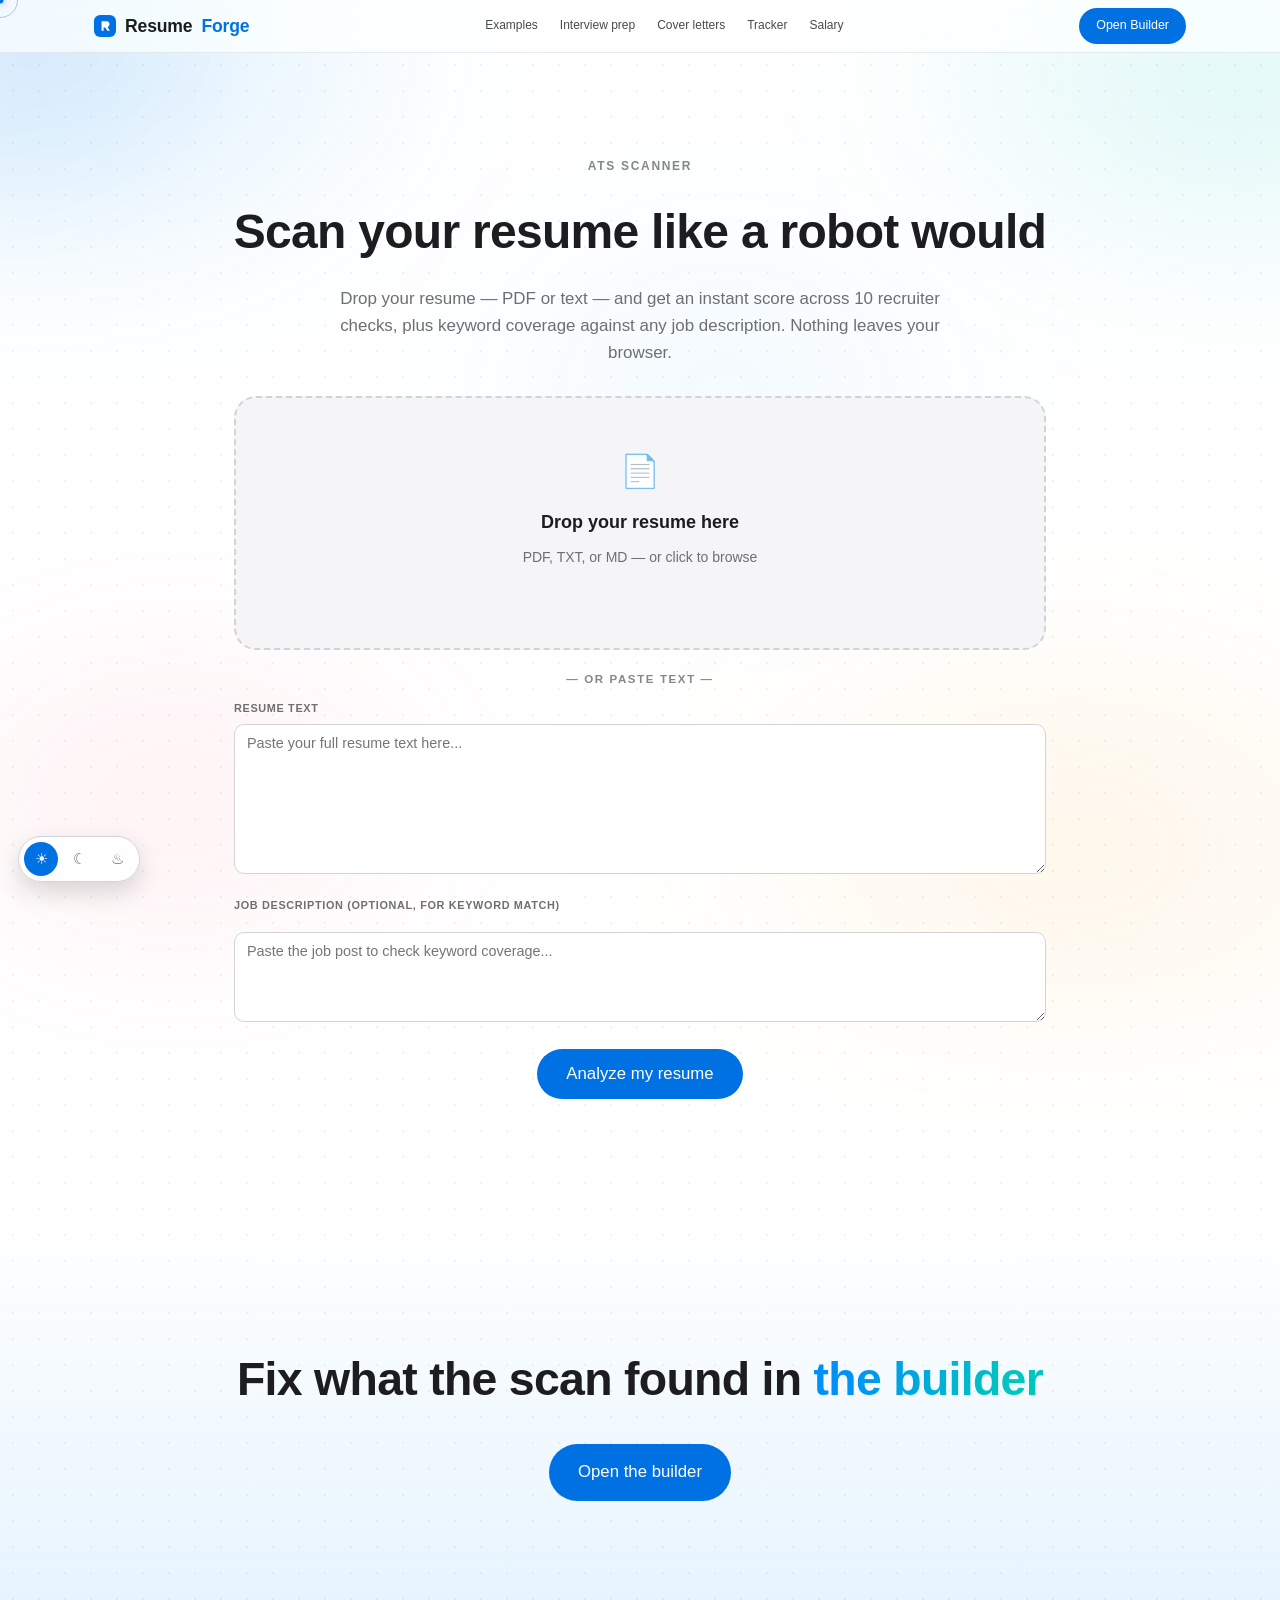
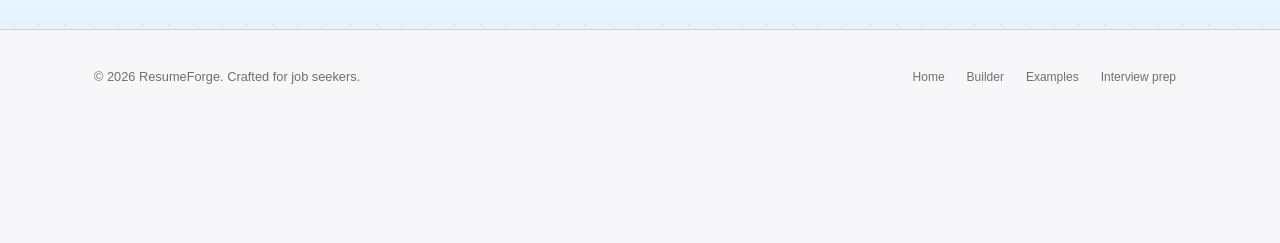
<file: scan.html>
<!doctype html>
<html lang="en">
<head>
<meta charset="utf-8">
<meta name="viewport" content="width=device-width,initial-scale=1">
<title>ATS Scanner — ResumeForge</title>
<meta name="description" content="Upload or paste your resume and get an instant ATS score with 10 detailed checks and job-description keyword matching. 100% private, in your browser.">
<link rel="stylesheet" href="css/base.css">
<link rel="stylesheet" href="css/landing.css">
<link rel="stylesheet" href="css/examples.css">
<link rel="stylesheet" href="css/builder.css">
<link rel="stylesheet" href="css/scan.css">
<link rel="icon" type="image/svg+xml" href="favicon.svg">
<link rel="stylesheet" href="css/components.css"><script src="js/theme.js"></script></head>
<body>
<nav class="nav">
<div class="container nav-inner">
<a class="logo" href="index.html"><svg width="22" height="22" viewBox="0 0 32 32" aria-hidden="true"><defs><linearGradient id="lg1" x1="0" y1="0" x2="1" y2="1"><stop offset="0" stop-color="#0071e3"/><stop offset=".55" stop-color="#00a2ff"/><stop offset="1" stop-color="#00c7be"/></linearGradient></defs><rect width="32" height="32" rx="9" fill="#0071e3"/><path d="M11 23V9h7.2a4.3 4.3 0 0 1 1.4 8.4L23 23h-3.6l-3-5H14v5z" fill="#fff"/></svg>Resume<span>Forge</span></a>
<div class="nav-links">
<a href="examples.html">Examples</a>
<a href="interview.html">Interview prep</a>
<a href="coverletter.html">Cover letters</a>
<a href="tracker.html">Tracker</a><a href="salary.html">Salary</a>
</div>
<a class="btn btn-primary" href="builder.html">Open Builder</a>
</div>
</nav>
<header class="page-head">
<div class="container">
<span class="badge">ATS Scanner</span>
<h2 class="section-title">Scan your resume like a robot would</h2>
<p class="section-sub">Drop your resume — PDF or text — and get an instant score across 10 recruiter checks, plus keyword coverage against any job description. Nothing leaves your browser.</p>
</div>
</header>
<section class="section" style="padding-top:0">
<div class="container scan-wrap">
<div id="drop" class="drop">
<span class="dicon">📄</span>
<strong>Drop your resume here</strong>
<span>PDF, TXT, or MD — or click to browse</span>
<div id="dropNote"></div>
</div>
<input type="file" id="fileInput" accept=".pdf,.txt,.md,application/pdf,text/plain" style="display:none">
<div class="or">— OR PASTE TEXT —</div>
<div class="fgroup"><label>Resume text</label><textarea id="pasteBox" placeholder="Paste your full resume text here..."></textarea></div>
<div class="fgroup"><label>Job description (optional, for keyword match)</label><textarea id="jdText" placeholder="Paste the job post to check keyword coverage..."></textarea></div>
<div class="scan-actions"><button id="analyzeBtn" class="btn btn-primary btn-lg">Analyze my resume</button></div>
<div id="report">
<div class="report-grid">
<div class="card ring-card">
<div class="ring">
<svg viewBox="0 0 120 120"><defs><linearGradient id="ringGrad" x1="0" y1="0" x2="1" y2="1"><stop offset="0" stop-color="#0071e3"/><stop offset=".5" stop-color="#00a2ff"/><stop offset="1" stop-color="#00c7be"/></linearGradient></defs><circle class="track" cx="60" cy="60" r="52"/><circle id="ringFill" class="fill" cx="60" cy="60" r="52"/></svg>
<b id="scoreNum">0</b>
</div>
<div class="ring-label">ATS score out of 100</div>
<div id="statChips" class="stat-chips"></div>
</div>
<div class="card"><h3 style="margin-bottom:14px">Detailed checks</h3><div id="repChecks"></div></div>
</div>
<div id="jdMatch" class="card"></div>
</div>
</div>
</section>
<section class="cta-band">
<div class="container">
<h2>Fix what the scan found in <span class="grad">the builder</span></h2>
<a class="btn btn-primary btn-lg" href="builder.html">Open the builder</a>
</div>
</section>
<footer>
<div class="container foot-inner">
<div>© <span id="year"></span> ResumeForge. Crafted for job seekers.</div>
<div class="nav-links">
<a href="index.html">Home</a>
<a href="builder.html">Builder</a>
<a href="examples.html">Examples</a>
<a href="interview.html">Interview prep</a>
</div>
</div>
</footer>
<script src="vendor/pdf.min.js"></script>
<script src="js/match.js"></script>
<script src="js/parse.js"></script>
<script src="js/scan.js"></script>
<script src="vendor/gsap.min.js"></script><script src="js/fx.js"></script><script src="js/components.js"></script></body>
</html>
</file>
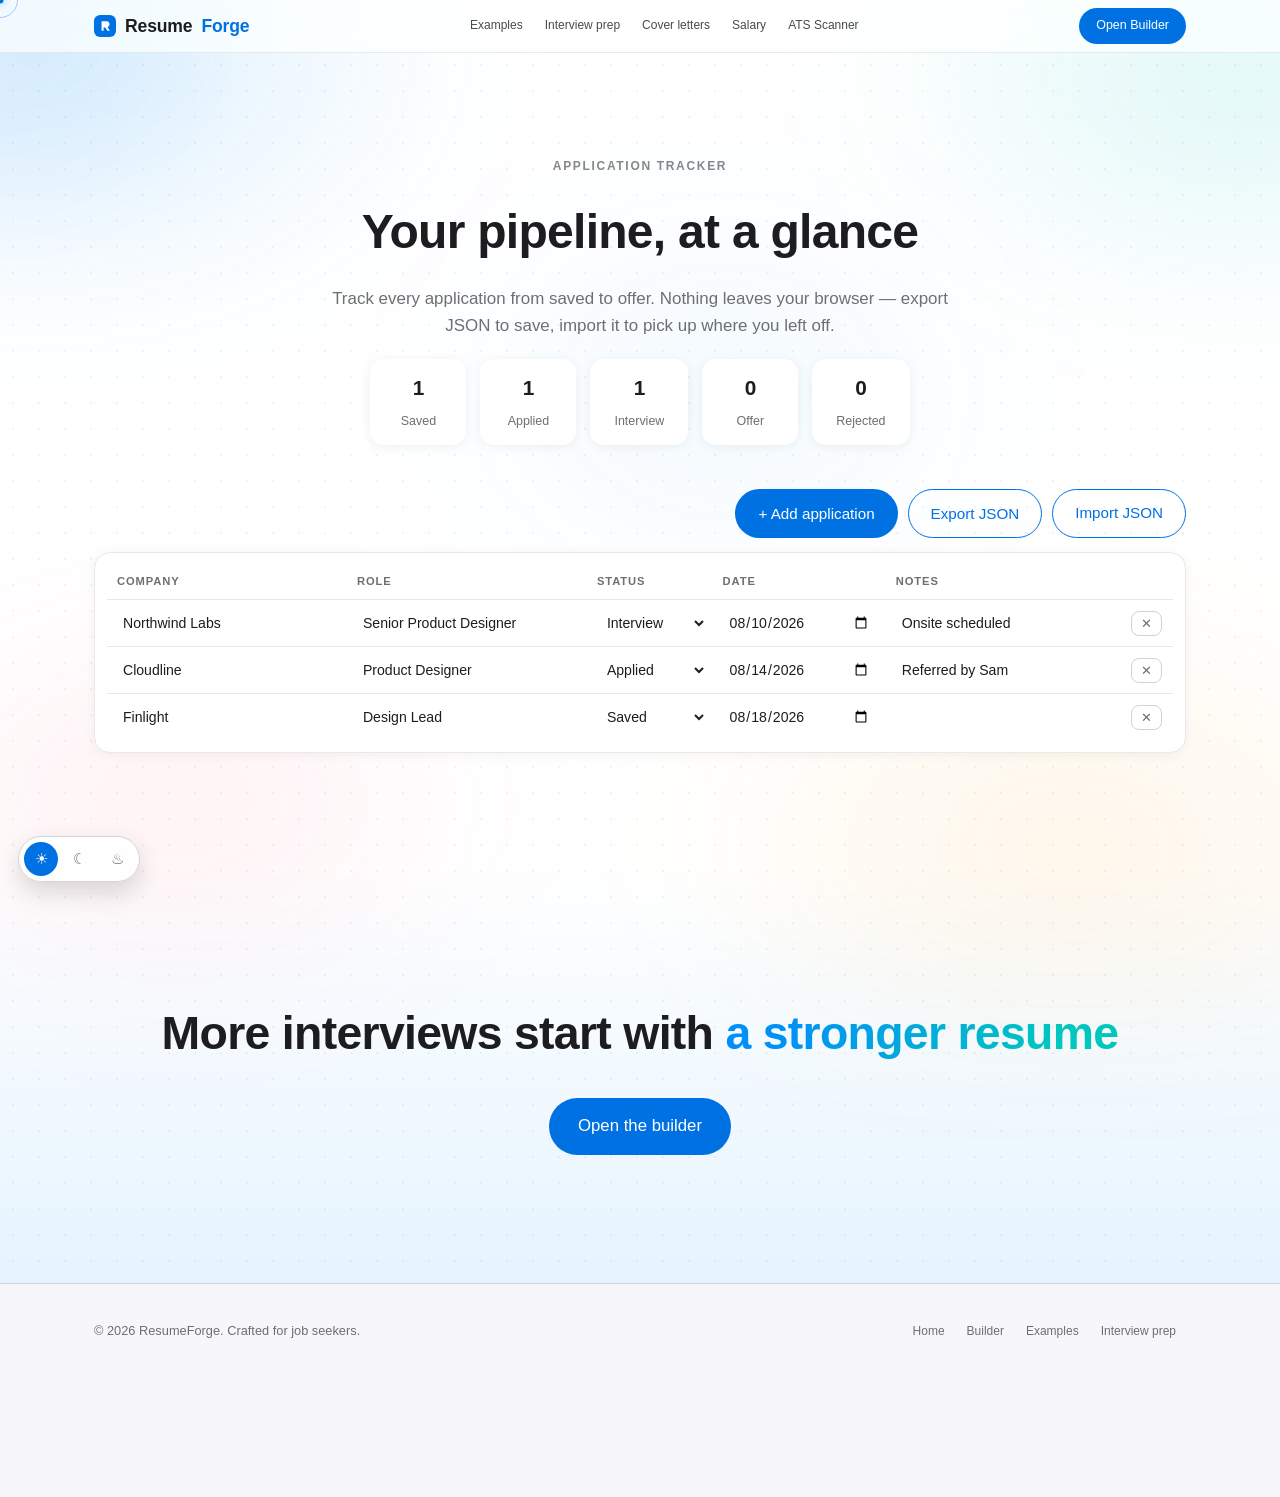
<file: tracker.html>
<!doctype html>
<html lang="en">
<head>
<meta charset="utf-8">
<meta name="viewport" content="width=device-width,initial-scale=1">
<title>Application Tracker — ResumeForge</title>
<meta name="description" content="Track every job application through your pipeline — private, in-browser, with JSON export and import.">
<link rel="stylesheet" href="css/base.css">
<link rel="stylesheet" href="css/landing.css">
<link rel="stylesheet" href="css/examples.css">
<link rel="stylesheet" href="css/tracker.css">
<link rel="icon" type="image/svg+xml" href="favicon.svg">
<link rel="stylesheet" href="css/components.css"><script src="js/theme.js"></script></head>
<body>
<nav class="nav">
<div class="container nav-inner">
<a class="logo" href="index.html"><svg width="22" height="22" viewBox="0 0 32 32" aria-hidden="true"><defs><linearGradient id="lg1" x1="0" y1="0" x2="1" y2="1"><stop offset="0" stop-color="#0071e3"/><stop offset=".55" stop-color="#00a2ff"/><stop offset="1" stop-color="#00c7be"/></linearGradient></defs><rect width="32" height="32" rx="9" fill="#0071e3"/><path d="M11 23V9h7.2a4.3 4.3 0 0 1 1.4 8.4L23 23h-3.6l-3-5H14v5z" fill="#fff"/></svg>Resume<span>Forge</span></a>
<div class="nav-links">
<a href="examples.html">Examples</a>
<a href="interview.html">Interview prep</a>
<a href="coverletter.html">Cover letters</a><a href="salary.html">Salary</a>
<a href="scan.html">ATS Scanner</a>
</div>
<a class="btn btn-primary" href="builder.html">Open Builder</a>
</div>
</nav>
<header class="page-head">
<div class="container">
<span class="badge">Application tracker</span>
<h2 class="section-title">Your pipeline, at a glance</h2>
<p class="section-sub">Track every application from saved to offer. Nothing leaves your browser — export JSON to save, import it to pick up where you left off.</p>
<div id="pipeRow" class="pipes"></div>
</div>
</header>
<section class="section" style="padding-top:0">
<div class="container">
<div class="tr-toolbar">
<button id="addBtn" class="btn btn-primary">+ Add application</button>
<button id="exportBtn" class="btn btn-ghost">Export JSON</button>
<label class="btn btn-ghost" for="importFile">Import JSON</label>
<input type="file" id="importFile" accept="application/json">
</div>
<div class="table-wrap">
<table>
<thead><tr><th>Company</th><th>Role</th><th>Status</th><th>Date</th><th>Notes</th><th></th></tr></thead>
<tbody id="tbody"></tbody>
</table>
</div>
</div>
</section>
<section class="cta-band">
<div class="container">
<h2>More interviews start with <span class="grad">a stronger resume</span></h2>
<a class="btn btn-primary btn-lg" href="builder.html">Open the builder</a>
</div>
</section>
<footer>
<div class="container foot-inner">
<div>© <span id="year"></span> ResumeForge. Crafted for job seekers.</div>
<div class="nav-links">
<a href="index.html">Home</a>
<a href="builder.html">Builder</a>
<a href="examples.html">Examples</a>
<a href="interview.html">Interview prep</a>
</div>
</div>
</footer>
<script src="js/tracker.js"></script>
<script src="vendor/gsap.min.js"></script><script src="js/fx.js"></script><script src="js/components.js"></script></body>
</html>
</file>
<file: css/base.css>
:root{
--font-body:-apple-system,BlinkMacSystemFont,'SF Pro Text','SF Pro Display','Helvetica Neue',Helvetica,Arial,sans-serif;
--bg:#fff;--alt:#f5f5f7;--dark:#000;
--text:#1d1d1f;--muted:#6e6e73;--faint:#86868b;
--blue:#0071e3;--blue-h:#0077ed;
--acc1:#0071e3;--acc2:#00a2ff;--acc3:#00c7be;
--grad:linear-gradient(108deg,#0090f7 15%,#00c7be 85%);
--radius:18px;
--ease:cubic-bezier(.16,1,.3,1);
--tr:180ms cubic-bezier(.16,1,.3,1);
--text-xs:clamp(.75rem,.7rem + .25vw,.875rem);
--text-sm:clamp(.875rem,.8rem + .35vw,1rem);
--text-base:clamp(1rem,.95rem + .25vw,1.125rem);
--text-lg:clamp(1.125rem,1rem + .75vw,1.5rem);
--text-xl:clamp(1.5rem,1.2rem + 1.25vw,2.25rem);
--text-2xl:clamp(2rem,1.2rem + 2.5vw,3.5rem);
--text-3xl:clamp(2.6rem,1.2rem + 4vw,4.75rem);
--surface:#fff;--border:#d2d2d7;
}
*{margin:0;padding:0;box-sizing:border-box}
html{scroll-behavior:smooth;-webkit-font-smoothing:antialiased;text-rendering:optimizeLegibility}
body{background-color:#fff;background-image:radial-gradient(rgba(29,29,31,.055) 1px,transparent 1px);background-size:26px 26px;color:var(--text);font-family:var(--font-body);line-height:1.6;font-size:var(--text-base);min-height:100dvh}
body::before{content:'';position:fixed;inset:-15%;z-index:-1;pointer-events:none;background:radial-gradient(38% 34% at 14% 16%,rgba(0,144,247,.16),transparent 70%),radial-gradient(34% 30% at 86% 18%,rgba(0,199,190,.14),transparent 70%),radial-gradient(36% 32% at 76% 84%,rgba(255,159,10,.10),transparent 70%),radial-gradient(30% 28% at 22% 80%,rgba(255,55,95,.08),transparent 70%);filter:blur(70px);animation:blob1 48s ease-in-out infinite alternate}
body::after{content:'';position:fixed;inset:-15%;z-index:-1;pointer-events:none;background:radial-gradient(26% 24% at 55% 45%,rgba(0,144,247,.07),transparent 70%);filter:blur(90px);animation:blob2 70s ease-in-out infinite alternate}
@keyframes blob1{50%{transform:translate(3%,-2%) rotate(6deg) scale(1.06)}100%{transform:translate(-3%,2%) rotate(-5deg) scale(1.03)}}
@keyframes blob2{100%{transform:translate(-4%,4%) scale(1.15)}}
.container{max-width:1140px;margin:0 auto;padding:0 24px}
h1{font-size:var(--text-3xl);line-height:1.05;letter-spacing:-.015em;font-weight:700}
h2,h3{letter-spacing:-.01em}
.grad{background:var(--grad);-webkit-background-clip:text;background-clip:text;color:transparent}
.badge{display:inline-block;color:var(--faint);font-size:.75rem;font-weight:600;letter-spacing:.14em;text-transform:uppercase;margin-bottom:18px}
.btn{display:inline-flex;align-items:center;justify-content:center;gap:8px;padding:11px 22px;border-radius:980px;font-weight:500;font-size:.95rem;text-decoration:none;border:1px solid transparent;cursor:pointer;white-space:nowrap;font-family:inherit;color:var(--text);transition:background var(--tr),color var(--tr),border-color var(--tr),box-shadow var(--tr),transform var(--tr)}
.btn-primary{background:var(--blue);color:#fff}
.btn-primary:hover{background:var(--blue-h);transform:translateY(-1px)}
.btn-primary:active{transform:translateY(0)}
.btn-ghost{background:transparent;color:var(--blue);border-color:var(--blue)}
.btn-ghost:hover{background:rgba(0,113,227,.08);transform:translateY(-1px)}
.btn-lg{padding:14px 28px;font-size:1.05rem}
.section{padding:clamp(70px,9vw,120px) 0}
.section-title{font-size:clamp(2rem,1rem + 3vw,3rem);font-weight:700;letter-spacing:-.015em;text-align:center}
.section-sub{color:var(--muted);text-align:center;max-width:620px;margin:14px auto 52px;font-size:1.06rem}
.grid{display:grid;gap:22px}
.grid-2{grid-template-columns:repeat(2,1fr)}
.grid-3{grid-template-columns:repeat(3,1fr)}
.grid-4{grid-template-columns:repeat(4,1fr)}
.card{background:#fff;border-radius:var(--radius);padding:28px;box-shadow:0 2px 12px rgba(0,0,0,.06),0 12px 32px rgba(0,0,0,.05);transition:transform var(--tr),box-shadow var(--tr)}
.card h3{font-size:1.1rem;margin-bottom:8px;font-weight:600}
.card p{color:var(--muted);font-size:.95rem}
a.card:hover{transform:translateY(-4px);box-shadow:0 8px 24px rgba(0,0,0,.1),0 20px 48px rgba(0,0,0,.08)}
.reveal{opacity:0;transform:translateY(22px);transition:opacity .7s var(--ease),transform .7s var(--ease)}
.reveal.in{opacity:1;transform:none}
.mock-wrap,.mock-paper{opacity:1!important}
.logo{display:inline-flex;align-items:center;gap:9px;font-weight:700;font-size:1.1rem;color:var(--text);text-decoration:none;letter-spacing:-.01em}
.logo span{color:var(--blue)}
.logo svg{display:block}
::selection{background:rgba(0,113,227,.2)}
:focus-visible{outline:2px solid var(--blue);outline-offset:3px;border-radius:8px}
.cur-dot{position:fixed;top:0;left:0;width:7px;height:7px;border-radius:50%;background:var(--blue);z-index:100000;pointer-events:none;transform:translate(-50%,-50%);box-shadow:0 0 8px rgba(0,113,227,.5)}
.cur-ring{position:fixed;top:0;left:0;width:36px;height:36px;border-radius:50%;border:1.5px solid rgba(0,113,227,.35);z-index:99999;pointer-events:none;transform:translate(-50%,-50%);transition:width .25s var(--ease),height .25s var(--ease),border-color .25s,background .25s}
.cur-ring.hot{width:60px;height:60px;border-color:rgba(0,113,227,.65);background:rgba(0,113,227,.06)}
#cursorGlow{position:fixed;top:0;left:0;width:640px;height:640px;border-radius:50%;background:radial-gradient(circle,rgba(0,113,227,.05),transparent 60%);z-index:0;pointer-events:none;transform:translate(-50%,-50%)}
@media(pointer:coarse){.cur-dot,.cur-ring,#cursorGlow{display:none}}
@media(max-width:980px){.grid-3,.grid-4{grid-template-columns:repeat(2,1fr)}}
@media(max-width:620px){.grid-2,.grid-3,.grid-4{grid-template-columns:1fr}}
@media(prefers-reduced-motion:reduce){*,*::before,*::after{animation-duration:.01ms!important;animation-iteration-count:1!important;transition-duration:.01ms!important;scroll-behavior:auto!important}}
.theme-pill{position:fixed;left:18px;bottom:18px;z-index:290;display:flex;gap:4px;background:rgba(255,255,255,.82);backdrop-filter:blur(14px);-webkit-backdrop-filter:blur(14px);border:1px solid var(--border);border-radius:999px;padding:5px;box-shadow:0 10px 26px rgba(0,0,0,.15)}
.theme-pill button{width:34px;height:34px;border-radius:50%;border:none;background:transparent;cursor:pointer;font-size:15px;color:var(--muted);display:flex;align-items:center;justify-content:center;font-family:inherit;transition:background .2s,color .2s}
.theme-pill button.on{background:var(--blue);color:#fff}
@media(max-width:760px){.theme-pill{left:10px;bottom:10px}}
html[data-theme=dark]{--text:#f5f5f7;--muted:#a1a1a6;--faint:#7c7c82;--border:#3a3a3e;--surface:#1c1c21}
html[data-theme=dark] body{background-color:#0a0a0e;background-image:radial-gradient(rgba(255,255,255,.05) 1px,transparent 1px);color:#f5f5f7}
html[data-theme=dark] .card{background:#1b1b20;box-shadow:0 2px 12px rgba(0,0,0,.4),0 12px 32px rgba(0,0,0,.3)}
html[data-theme=dark] .nav{background:rgba(12,12,16,.75);border-bottom-color:rgba(255,255,255,.1)}
html[data-theme=dark] .nav-links a{color:#f5f5f7}
html[data-theme=dark] .nav-links a:hover{background:rgba(255,255,255,.1)}
html[data-theme=dark] #features,html[data-theme=dark] #pricing{background:rgba(24,24,29,.72)}
html[data-theme=dark] footer{background:rgba(16,16,20,.8);border-top-color:#3a3a3e}
html[data-theme=dark] .faq-item{border-bottom-color:#3a3a3e}
html[data-theme=dark] .faq-q{color:#f5f5f7}
html[data-theme=dark] .marquee-track span{color:#232329}
html[data-theme=dark] .hero{background:radial-gradient(900px 480px at 50% -8%,rgba(0,144,247,.12),transparent 70%)}
html[data-theme=dark] .cta-band{background:linear-gradient(180deg,rgba(0,0,0,0),rgba(0,144,247,.12))}
html[data-theme=dark] .feature .icon{background:#26262c}
html[data-theme=dark] .price-card.popular{border:1px solid #3a3a3e}
html[data-theme=dark] .thumb{background:#111116;border-color:#2c2c31}
html[data-theme=dark] .tline{background:#2c2c31}
html[data-theme=dark] .topbar{background:rgba(12,12,16,.8);border-bottom-color:rgba(255,255,255,.1)}
html[data-theme=dark] .panel{background:rgba(16,16,20,.85);border-right-color:#2c2c31}
html[data-theme=dark] .stage{background:rgba(8,8,12,.5)}
html[data-theme=dark] input,html[data-theme=dark] textarea,html[data-theme=dark] select{background:#1b1b20;border-color:#3a3a3e;color:#f5f5f7}
html[data-theme=dark] select option{background:#1b1b20;color:#f5f5f7}
html[data-theme=dark] .subcard{background:#202026;border-color:#33333a}
html[data-theme=dark] .drop{background:#16161b;border-color:#3a3a3e}
html[data-theme=dark] .table-wrap,html[data-theme=dark] .pipe{background:#1b1b20;border-color:#2c2c31}
html[data-theme=dark] td{border-top-color:#2c2c31}
html[data-theme=dark] .rep-check{background:#1b1b20;border-color:#2c2c31}
html[data-theme=dark] .stat-chips span{background:#1b1b20;border-color:#3a3a3e}
html[data-theme=dark] .q-card.ready{background:#12291c}
html[data-theme=dark] .doc-item{background:#1b1b20;border-color:#2c2c31}
html[data-theme=dark] .theme-pill{background:rgba(28,28,33,.85)}
html[data-theme=warm]{--text:#2f2416;--muted:#7c6a52;--faint:#a08b6d;--border:#e3d5bd;--surface:#fffaf0;--blue:#bf5b16;--blue-h:#aa4f10;--grad:linear-gradient(108deg,#e2891b,#bf5b16)}
html[data-theme=warm] body{background-color:#f8f2e7;background-image:radial-gradient(rgba(90,70,40,.08) 1px,transparent 1px);color:#2f2416}
html[data-theme=warm] body::before{background:radial-gradient(38% 34% at 14% 16%,rgba(226,137,27,.16),transparent 70%),radial-gradient(34% 30% at 86% 18%,rgba(191,91,22,.12),transparent 70%),radial-gradient(36% 32% at 76% 84%,rgba(255,159,10,.12),transparent 70%),radial-gradient(30% 28% at 22% 80%,rgba(214,93,77,.09),transparent 70%)}
html[data-theme=warm] .card{background:#fffaf0;box-shadow:0 2px 12px rgba(97,66,22,.08),0 12px 32px rgba(97,66,22,.07)}
html[data-theme=warm] .nav{background:rgba(248,242,231,.78);border-bottom-color:rgba(97,66,22,.12)}
html[data-theme=warm] .nav-links a{color:#2f2416}
html[data-theme=warm] #features,html[data-theme=warm] #pricing{background:rgba(240,229,208,.7)}
html[data-theme=warm] footer{background:rgba(240,229,208,.75);border-top-color:#e3d5bd}
html[data-theme=warm] .faq-item{border-bottom-color:#e3d5bd}
html[data-theme=warm] .marquee-track span{color:#e9ddc6}
html[data-theme=warm] .hero{background:radial-gradient(900px 480px at 50% -8%,rgba(226,137,27,.1),transparent 70%)}
html[data-theme=warm] .cta-band{background:linear-gradient(180deg,rgba(255,255,255,0),rgba(191,91,22,.12))}
html[data-theme=warm] .feature .icon{background:#f3e9d6}
html[data-theme=warm] .thumb{background:#f3e9d6;border-color:#e3d5bd}
html[data-theme=warm] .tline{background:#e0d3b8}
html[data-theme=warm] .topbar{background:rgba(248,242,231,.8);border-bottom-color:rgba(97,66,22,.12)}
html[data-theme=warm] .panel{background:rgba(243,233,214,.85);border-right-color:#e3d5bd}
html[data-theme=warm] .stage{background:rgba(255,250,240,.4)}
html[data-theme=warm] input,html[data-theme=warm] textarea,html[data-theme=warm] select{background:#fffaf0;border-color:#e3d5bd;color:#2f2416}
html[data-theme=warm] select option{background:#fffaf0;color:#2f2416}
html[data-theme=warm] .subcard{background:#fffaf0;border-color:#e3d5bd}
html[data-theme=warm] .drop{background:#f3e9d6;border-color:#d9c8a8}
html[data-theme=warm] .table-wrap,html[data-theme=warm] .pipe{background:#fffaf0;border-color:#e3d5bd}
html[data-theme=warm] td{border-top-color:#e3d5bd}
html[data-theme=warm] .rep-check{background:#fffaf0;border-color:#e3d5bd}
html[data-theme=warm] .stat-chips span{background:#fffaf0;border-color:#e3d5bd}
html[data-theme=warm] .doc-item{background:#fffaf0;border-color:#e3d5bd}
html[data-theme=warm] .theme-pill{background:rgba(248,242,231,.85)}
html[data-theme=dark] .price-card.popular{background:#000}
html[data-theme=dark] .price-card.popular .plist li{color:#a1a1a6}
html[data-theme=warm] .price-card.popular{background:#241a0e;box-shadow:0 12px 40px rgba(97,66,22,.35)}
html[data-theme=warm] .price-card.popular h3,html[data-theme=warm] .price-card.popular .price{color:#fff}
html[data-theme=warm] .price-card.popular .plist li{color:#cbbfa4}
</file>
<file: css/landing.css>
.nav{position:fixed;top:0;left:0;right:0;z-index:50;background:rgba(255,255,255,.72);backdrop-filter:blur(20px) saturate(180%);-webkit-backdrop-filter:blur(20px) saturate(180%);border-bottom:1px solid rgba(0,0,0,.08)}
.nav-inner{display:flex;align-items:center;justify-content:space-between;height:52px}
.nav-links{display:flex;gap:2px}
.nav-links a{color:#1d1d1f;opacity:.8;text-decoration:none;font-size:.75rem;font-weight:400;padding:6px 10px;border-radius:8px;white-space:nowrap;transition:opacity var(--tr),background var(--tr)}
.nav-links a:hover{opacity:1;background:rgba(0,0,0,.05)}
.nav .btn{padding:7px 16px;font-size:.78rem}
.hero{padding:150px 0 90px;text-align:center;background:radial-gradient(900px 480px at 50% -8%,rgba(0,144,247,.08),transparent 70%)}
.hero-inner{display:flex;flex-direction:column;align-items:center;gap:54px}
.hero-copy{max-width:860px}
.lead{color:var(--muted);font-size:clamp(1.1rem,1rem + .6vw,1.45rem);margin:20px auto 32px;max-width:640px;font-weight:400}
.hero-cta{display:flex;gap:14px;flex-wrap:wrap;justify-content:center}
.hero-stats{display:flex;gap:56px;margin-top:44px;flex-wrap:wrap;justify-content:center}
.hero-stats>div{text-align:center}
.hero-stats strong{font-size:1.7rem;display:block;letter-spacing:-.01em}
.hero-stats span{color:var(--muted);font-size:.85rem}
.mock-wrap{position:relative;max-width:430px;margin:0 auto;animation:floaty 7s ease-in-out infinite;perspective:900px}
.mock-wrap::before{content:'';position:absolute;inset:-50px -70px;background:radial-gradient(50% 50% at 50% 50%,rgba(0,113,227,.12),transparent 70%);z-index:-1}
@keyframes floaty{0%,100%{transform:translateY(0)}50%{transform:translateY(-10px)}}
.mock-paper{background:#fff;color:#1d1d1f;border:1px solid #d2d2d7;border-radius:24px;padding:32px;box-shadow:0 10px 24px rgba(0,0,0,.10),0 34px 80px rgba(0,0,0,.20);transition:transform .35s var(--ease);will-change:transform}
.mname{font-weight:700;font-size:1.2rem}
.mtitle{color:var(--blue);font-size:.72rem;font-weight:600;letter-spacing:.1em;margin-bottom:14px}
.mline{height:8px;border-radius:4px;background:#cfd6e0;margin:9px 0}
.mline.w90{width:90%}.mline.w80{width:80%}.mline.w70{width:70%}.mline.w60{width:60%}.mline.w40{width:40%}
.mhead{height:12px;width:34%;border-radius:4px;background:#a8b6c8;margin:18px 0 10px}
.mchips{display:flex;gap:6px;flex-wrap:wrap;margin-top:14px}
.mchips i{display:block;height:16px;width:52px;border-radius:8px;background:#eef2f7;border:1px solid #cfd6e0}
.mock-score{position:absolute;top:-16px;right:-10px;background:var(--blue);color:#fff;padding:10px 18px;border-radius:999px;font-weight:700;box-shadow:0 10px 26px rgba(0,113,227,.35);z-index:2;animation:scorePulse 3.5s ease-in-out infinite}
@keyframes scorePulse{0%,100%{box-shadow:0 10px 26px rgba(0,113,227,.3)}50%{box-shadow:0 12px 36px rgba(0,113,227,.5)}}
#features{background:rgba(245,245,247,.7);backdrop-filter:blur(24px);-webkit-backdrop-filter:blur(24px)}
.feature .icon{font-size:1.4rem;width:52px;height:52px;display:flex;align-items:center;justify-content:center;background:#f5f5f7;border-radius:14px;margin-bottom:16px}
.template{text-decoration:none;color:var(--text)}
.thumb{background:#f5f5f7;border:1px solid #e8e8ed;border-radius:12px;padding:14px;margin-bottom:16px;min-height:150px}
.thumb .tbar{height:22px;background:var(--acc,#0071e3);border-radius:5px;margin-bottom:12px}
.tline{height:6px;background:#dcdce1;border-radius:3px;margin:7px 0}
.step .stepnum{width:44px;height:44px;border-radius:50%;background:var(--blue);color:#fff;display:flex;align-items:center;justify-content:center;font-weight:700;margin-bottom:16px}
.ats-band{background:#000;color:#f5f5f7}
.ats-band .badge{color:#86868b}
.ats-inner{display:grid;grid-template-columns:1fr 1fr;gap:60px;align-items:center}
.ats-inner h2{font-size:clamp(1.8rem,1rem + 2.4vw,2.6rem);letter-spacing:-.015em;margin-top:6px;font-weight:700}
.muted-p{color:#86868b;margin:14px 0 26px;font-size:1rem}
.ats-band .btn-ghost{color:#2997ff;border-color:#2997ff}
.ats-band .btn-ghost:hover{background:rgba(41,151,255,.12)}
.ats-band .card{background:#1d1d1f;box-shadow:none}
.meter-head{display:flex;justify-content:space-between;margin-bottom:10px;font-size:.95rem}
.meter-bar{height:12px;background:#333336;border-radius:999px;overflow:hidden;margin-bottom:18px}
.meter-fill{height:100%;width:92%;background:linear-gradient(90deg,#0090f7,#00c7be);border-radius:999px}
.check-row{display:flex;justify-content:space-between;padding:11px 14px;background:#151516;border:1px solid #2d2d2f;border-radius:12px;margin:8px 0;font-size:.85rem;color:#d2d2d7}
.ok{color:#30d158;font-weight:700}
.warn{color:#ffd60a;font-weight:700}
#pricing{background:rgba(245,245,247,.7);backdrop-filter:blur(24px);-webkit-backdrop-filter:blur(24px)}
.price-card{position:relative}
.price-card.popular{background:#000;color:#f5f5f7;box-shadow:0 12px 40px rgba(0,0,0,.3)}
.price-card.popular h3{color:#fff}
.price-card.popular .plist li{color:#a1a1a6}
.pop-tag{position:absolute;top:-12px;left:50%;transform:translateX(-50%);background:var(--blue);color:#fff;font-size:.68rem;font-weight:700;padding:5px 14px;border-radius:999px;letter-spacing:.07em}
.price{font-size:2.3rem;font-weight:700;margin:10px 0;letter-spacing:-.015em}
.price small{font-size:.85rem;color:var(--muted);font-weight:400}
.price-card.popular .price small{color:#a1a1a6}
.plist{list-style:none;margin:18px 0 26px}
.plist li{padding:6px 0;color:var(--muted);font-size:.9rem}
.plist li::before{content:'\2713  ';color:var(--blue);font-weight:700}
.price-card.popular .plist li::before{color:#2997ff}
.price-card .btn{width:100%}
.testi p{font-size:1.12rem;color:var(--text);font-weight:500}
.testi .who{margin-top:16px;color:var(--muted);font-size:.85rem}
.faq-list{max-width:720px;margin:0 auto}
.faq-item{border-bottom:1px solid #d2d2d7}
.faq-q{width:100%;text-align:left;padding:20px 4px;background:none;border:none;color:var(--text);font-weight:600;font-size:1.02rem;cursor:pointer;display:flex;justify-content:space-between;font-family:inherit}
.faq-q span{color:var(--blue);font-weight:700;transition:transform .3s var(--ease)}
.faq-item.open .faq-q span{transform:rotate(45deg)}
.faq-a{max-height:0;overflow:hidden;transition:max-height .35s var(--ease),padding .35s var(--ease);color:var(--muted);padding:0 4px;font-size:.95rem}
.faq-item.open .faq-a{max-height:240px;padding-bottom:20px}
.cta-band{text-align:center;padding:clamp(90px,10vw,140px) 0;background:linear-gradient(180deg,rgba(255,255,255,0),rgba(0,144,247,.10))}
.cta-band h2{font-size:clamp(1.9rem,1rem + 2.8vw,2.9rem);letter-spacing:-.015em;margin-bottom:28px;font-weight:700}
footer{background:rgba(245,245,247,.75);backdrop-filter:blur(20px);-webkit-backdrop-filter:blur(20px);border-top:1px solid #d2d2d7;padding:32px 0 150px;color:var(--muted);font-size:.8rem}
@media(max-width:900px){footer{padding-bottom:60px}}
.foot-inner{display:flex;justify-content:space-between;flex-wrap:wrap;gap:12px;align-items:center}
footer .nav-links a{color:var(--muted);opacity:1}
footer .nav-links a:hover{color:var(--text)}
@media(max-width:1060px){.nav-links{display:none}}
@media(max-width:900px){.ats-inner{grid-template-columns:1fr;gap:32px}.hero{padding:120px 0 70px}.hero-stats{gap:32px}}
.marquee{overflow:hidden;padding:64px 0}
.marquee-track{display:flex;width:max-content;animation:marq 30s linear infinite}
.marquee-track span{font-size:clamp(3rem,7vw,6rem);font-weight:700;letter-spacing:-.03em;color:#e8e8ed;margin-right:64px;line-height:1}
.marquee-track span.blue{background:var(--grad);-webkit-background-clip:text;background-clip:text;color:transparent}
.marquee-rev .marquee-track{animation-direction:reverse;animation-duration:36s}
@keyframes marq{to{transform:translateX(-50%)}}
.card{position:relative}
.tilt{transform-style:preserve-3d;will-change:transform;overflow:hidden}
.glare{position:absolute;inset:0;pointer-events:none;border-radius:inherit;background:radial-gradient(420px circle at var(--gx,50%) var(--gy,50%),rgba(255,255,255,.6),transparent 46%);opacity:0;transition:opacity .25s}
.wrd{display:inline-block}
</file>
<file: css/dock.css>
.dock{position:fixed;bottom:16px;left:50%;transform:translateX(-50%);z-index:80;display:flex;align-items:flex-end;gap:10px;background:rgba(24,24,27,.85);backdrop-filter:blur(20px);-webkit-backdrop-filter:blur(20px);border:1px solid rgba(255,255,255,.12);border-radius:22px;padding:10px 14px;box-shadow:0 22px 54px rgba(0,0,0,.35)}
.dock-item{width:46px;height:46px;border-radius:13px;display:flex;align-items:center;justify-content:center;font-size:25px;transform-origin:bottom center;position:relative;text-decoration:none;will-change:transform;box-shadow:inset 0 1px 0 rgba(255,255,255,.25),0 4px 10px rgba(0,0,0,.3)}
.dock-item::after{content:attr(data-label);position:absolute;bottom:calc(100% + 12px);left:50%;transform:translateX(-50%);background:rgba(24,24,27,.92);color:#fff;font-size:.68rem;font-weight:500;padding:4px 10px;border-radius:8px;opacity:0;pointer-events:none;transition:opacity .2s;white-space:nowrap}
.dock-item:hover::after{opacity:1}
.sdock{display:flex;align-items:center;gap:12px;background:#141416;border-radius:999px;padding:10px 16px;margin:0 auto 26px;width:max-content;box-shadow:0 16px 38px rgba(0,0,0,.25)}
.sd-item{width:44px;height:44px;border-radius:50%;background:#fff;display:flex;align-items:center;justify-content:center;transform-origin:center bottom;color:#111;will-change:transform}
.sd-item svg{width:20px;height:20px}
@media(max-width:900px),(pointer:coarse){.dock{display:none}}
</file>
<file: css/components.css>
.ann-pill{display:inline-flex;align-items:center;gap:12px;background:#101014;border:1px solid rgba(255,255,255,.1);border-radius:999px;padding:9px 18px 9px 11px;color:#f5f5f7;font-size:14px;font-weight:600;margin-bottom:22px;cursor:pointer;box-shadow:0 12px 30px rgba(0,0,0,.25);transition:box-shadow .3s,transform .3s;text-decoration:none}
.ann-pill:hover{transform:translateY(-1px);box-shadow:0 16px 40px rgba(0,0,0,.32)}
.ann-icons{position:relative;height:28px;width:50px;transition:width .5s cubic-bezier(.22,1,.36,1);display:block}
.ann-pill.open .ann-icons{width:172px}
.ann-ic{position:absolute;top:1px;width:26px;height:26px;border-radius:8px;border:1px solid rgba(255,255,255,.25);transition:left .5s cubic-bezier(.22,1,.36,1),transform .5s cubic-bezier(.22,1,.36,1),opacity .4s;box-shadow:0 4px 10px rgba(0,0,0,.35)}
.ann-ic:nth-child(1){left:0;transform:rotate(-8deg)}
.ann-ic:nth-child(2){left:5px;transform:rotate(5deg)}
.ann-ic:nth-child(3){left:10px;transform:rotate(-4deg)}
.ann-ic:nth-child(4){left:15px;transform:rotate(7deg)}
.ann-ic:nth-child(5){left:20px;transform:rotate(-5deg)}
.ann-ic:nth-child(6){left:25px;opacity:0;transform:scale(.6)}
.ann-pill.open .ann-ic:nth-child(1){left:0;transform:none}
.ann-pill.open .ann-ic:nth-child(2){left:28px;transform:none}
.ann-pill.open .ann-ic:nth-child(3){left:56px;transform:none}
.ann-pill.open .ann-ic:nth-child(4){left:84px;transform:none}
.ann-pill.open .ann-ic:nth-child(5){left:112px;transform:none}
.ann-pill.open .ann-ic:nth-child(6){left:142px;opacity:1;transform:none}
.ann-plus{background:#2c2c31;color:#d5d5da;font-size:10.5px;display:flex;align-items:center;justify-content:center;border-radius:50%;font-weight:700;border-color:rgba(255,255,255,.14)}
.ann-text{white-space:nowrap}
.ann-arrow{opacity:.6}
.scroll-cue{display:flex;flex-direction:column;align-items:center;gap:10px;width:100%;grid-column:1/-1;margin:46px auto 0;color:var(--muted);font-size:11px;letter-spacing:.18em;font-weight:600;text-align:center;line-height:1.7}
.cue-line{width:1px;height:64px;overflow:hidden;position:relative;display:block}
.cue-line i{position:absolute;left:0;top:0;width:1px;height:100%;background:var(--muted);display:block}
.proc-row{display:flex;gap:14px;flex-wrap:wrap;margin:20px 0 8px}
.proc-pill{display:inline-flex;align-items:center;gap:11px;background:rgba(255,255,255,.06);border:1px solid rgba(255,255,255,.14);border-radius:999px;padding:9px 17px;color:#f5f5f7;font-size:14px;font-weight:600}
.proc-grid{display:grid;grid-template-columns:repeat(3,4px);grid-auto-rows:4px;gap:2.5px}
.proc-grid i{width:4px;height:4px;background:#e8e8ed;border-radius:1px;opacity:.5;display:block}
.proc-time{font-family:ui-monospace,SFMono-Regular,Menlo,monospace;font-weight:500;color:#a1a1a6;font-size:13px}
.stack-strip{text-align:center;padding-top:44px}
.flip-big{font-size:clamp(42px,7vw,84px);font-weight:800;letter-spacing:-.02em;color:#f56300;perspective:700px;line-height:1.05;margin:0 0 16px}
.flip-big span{display:inline-block;backface-visibility:hidden;will-change:transform}
.brace-line{font-size:19px;font-weight:600;color:var(--text);margin:6px 0 32px}
.brace{font-size:30px;font-weight:400;color:var(--muted);vertical-align:-4px;margin:0 6px}
.stack-logos{display:flex;justify-content:center;align-items:center;gap:clamp(26px,5vw,54px);flex-wrap:wrap;color:#1d1d1f}
.slogo{display:inline-flex}
.slogo svg{width:38px;height:38px;fill:currentColor;transition:transform .35s cubic-bezier(.22,1,.36,1),opacity .3s;opacity:.9}
.slogo:hover svg{transform:translateY(-7px) scale(1.15);opacity:1}
html[data-theme=dark] .stack-logos{color:#f5f5f7}
html[data-theme=dark] .ann-pill{background:#1b1b20;border-color:#3a3a3e}
html[data-theme=dark] .brace-line{color:#f5f5f7}
html[data-theme=warm] .flip-big{color:#bf5b16}
html[data-theme=warm] .stack-logos{color:#2f2416}
@media(max-width:760px){.ann-pill{gap:9px;font-size:12.5px;padding:8px 14px 8px 9px}.flip-big{letter-spacing:0}}
#pgbar{position:fixed;top:0;left:0;height:3px;width:0;background:var(--grad);z-index:400;border-radius:0 2px 2px 0;pointer-events:none}
.spot{position:relative}
.spot-glow{position:absolute;inset:0;border-radius:inherit;pointer-events:none;opacity:0;transition:opacity .35s;background:radial-gradient(240px circle at var(--mx,50%) var(--my,50%),rgba(0,113,227,.11),transparent 65%);z-index:2}
.spot:hover .spot-glow{opacity:1}
html[data-theme=dark] .spot-glow{background:radial-gradient(240px circle at var(--mx,50%) var(--my,50%),rgba(0,144,247,.16),transparent 65%)}
html[data-theme=warm] .spot-glow{background:radial-gradient(240px circle at var(--mx,50%) var(--my,50%),rgba(191,91,22,.12),transparent 65%)}
.rotor{display:inline-block;perspective:420px}
.rotor-word{display:inline-block;transition:transform .45s cubic-bezier(.22,1,.36,1),opacity .45s;transform-origin:50% 50%;backface-visibility:hidden;background:var(--grad);-webkit-background-clip:text;background-clip:text;-webkit-text-fill-color:transparent}
.rotor-word.out{transform:translateY(-60%) rotateX(75deg);opacity:0}
.rotor-word.pre{transition:none;transform:translateY(60%) rotateX(-75deg);opacity:0}
.btn-primary{position:relative;overflow:hidden}
.btn-primary::after{content:'';position:absolute;top:0;left:-80%;width:50%;height:100%;background:linear-gradient(100deg,transparent,rgba(255,255,255,.42),transparent);transform:skewX(-18deg);animation:btnshine 4.2s ease-in-out infinite;pointer-events:none}
@keyframes btnshine{0%{left:-80%}18%{left:130%}100%{left:130%}}
#toasts{position:fixed;right:22px;bottom:96px;z-index:320;display:flex;flex-direction:column;gap:10px;pointer-events:none}
.toast{display:flex;align-items:center;gap:11px;background:rgba(255,255,255,.88);backdrop-filter:blur(16px);-webkit-backdrop-filter:blur(16px);border:1px solid var(--border);border-radius:16px;padding:11px 16px;box-shadow:0 14px 34px rgba(0,0,0,.16);max-width:330px;transform:translateX(120%);opacity:0;transition:transform .55s cubic-bezier(.22,1.4,.36,1),opacity .4s}
.toast.on{transform:none;opacity:1}
.t-av{width:34px;height:34px;border-radius:50%;color:#fff;font-weight:700;display:flex;align-items:center;justify-content:center;flex:none;font-size:15px}
.t-tx{font-size:13px;line-height:1.45;color:var(--muted)}
.t-tx strong{color:var(--text)}
.t-tx em{display:block;font-style:normal;font-size:11px;color:var(--faint);margin-top:1px}
html[data-theme=dark] .toast{background:rgba(27,27,32,.88)}
html[data-theme=warm] .toast{background:rgba(255,250,240,.9)}
@media(max-width:760px){#toasts{right:10px;bottom:84px}.toast{max-width:250px}}
.compare-sec{text-align:center}
.compare{position:relative;max-width:780px;height:clamp(380px,54vw,480px);margin:34px auto 0;border:1px solid var(--border);border-radius:20px;overflow:hidden;cursor:ew-resize;user-select:none;-webkit-user-select:none;touch-action:pan-y;background:#f5f5f7}
.cmp-side{position:absolute;inset:0;display:flex;align-items:center;justify-content:center}
.cmp-before{background:#ececf0}
.cmp-after{background:linear-gradient(125deg,#eaf3fd,#e6faf7)}
.cmp-paper{width:min(400px,70%);height:78%;background:#fff;border-radius:14px;box-shadow:0 18px 44px rgba(0,0,0,.14);padding:24px;position:relative;text-align:left;overflow:hidden}
.cmp-name{display:block;font-size:15px;font-weight:800;letter-spacing:.04em;color:#1d1d1f;margin-bottom:12px}
.cmp-name.dim{color:#8e8e93}
.cmp-paper i{display:block;height:7px;border-radius:4px;margin:7px 0}
.bl{background:#d9d9de}
.al{background:#dfeafc}
.ah{background:linear-gradient(90deg,#0071e3,#00c7be);width:34%!important;height:8px;margin:14px 0 8px;border-radius:4px;display:block}
.cmp-chip{position:absolute;top:16px;right:16px;font-size:11px;font-weight:800;padding:5px 10px;border-radius:999px}
.cmp-chip.bad{background:#fdecec;color:#c0392b}
.cmp-chip.good{background:#e8f8ee;color:#1d7a3e}
.cmp-tag{position:absolute;top:14px;font-size:10.5px;font-weight:800;letter-spacing:.12em;padding:5px 11px;border-radius:999px;z-index:3}
.cmp-tag.tl{left:14px;background:rgba(0,0,0,.55);color:#fff}
.cmp-tag.tr{right:14px;background:var(--blue);color:#fff}
.cmp-handle{position:absolute;top:0;bottom:0;left:50%;width:2px;background:#fff;box-shadow:0 0 0 1px rgba(0,0,0,.08);z-index:4;pointer-events:none}
.cmp-handle span{position:absolute;top:50%;left:50%;transform:translate(-50%,-50%);width:42px;height:42px;border-radius:50%;background:#fff;box-shadow:0 8px 22px rgba(0,0,0,.22);display:flex;align-items:center;justify-content:center;font-size:17px;color:var(--blue);font-weight:700}
html[data-theme=dark] .compare{background:#141419}
html[data-theme=dark] .cmp-before{background:#1b1b20}
html[data-theme=dark] .cmp-after{background:linear-gradient(125deg,#0f2338,#10312e)}
html[data-theme=warm] .cmp-before{background:#efe5d2}
html[data-theme=warm] .cmp-after{background:linear-gradient(125deg,#f7e8d0,#f3e9d6)}
.wall-sec{text-align:center}
.wall{display:grid;grid-template-columns:repeat(3,1fr);gap:18px;max-width:1080px;margin:30px auto 0;height:540px;overflow:hidden;-webkit-mask-image:linear-gradient(180deg,transparent,#000 12%,#000 88%,transparent);mask-image:linear-gradient(180deg,transparent,#000 12%,#000 88%,transparent)}
.wall-col{display:flex;flex-direction:column;gap:18px;animation:wallup var(--wd,28s) linear infinite}
.wall-col:nth-child(2){--wd:36s}
.wall-col:nth-child(3){--wd:31s}
.wall:hover .wall-col{animation-play-state:paused}
@keyframes wallup{to{transform:translateY(-50%)}}
.wall-card{background:#fff;border:1px solid var(--border);border-radius:16px;padding:18px;font-size:13.5px;line-height:1.55;color:var(--muted);box-shadow:0 4px 14px rgba(0,0,0,.05);text-align:left;flex:none}
.wall-card strong{display:block;margin-top:10px;color:var(--text);font-size:13px}
.wall-card em{font-style:normal;color:var(--faint);font-size:12px}
html[data-theme=dark] .wall-card{background:#1b1b20}
html[data-theme=warm] .wall-card{background:#fffaf0}
@media(max-width:760px){.wall{grid-template-columns:1fr;height:420px}.wall-col:nth-child(2),.wall-col:nth-child(3){display:none}}
.mock-wrap{position:relative}
.orbit-ring{position:absolute;inset:-30px;animation:orbspin 18s linear infinite;pointer-events:none;z-index:6}
.orbit-ring.r2{animation-delay:-9s}
.orbit-chip{position:absolute;top:0;left:50%;transform:translateX(-50%);background:rgba(255,255,255,.92);backdrop-filter:blur(8px);-webkit-backdrop-filter:blur(8px);border:1px solid var(--border);border-radius:999px;padding:6px 12px;font-size:11.5px;font-weight:700;color:var(--text);box-shadow:0 8px 20px rgba(0,0,0,.12);white-space:nowrap;animation:orbspin 18s linear infinite reverse}
.orbit-ring.r2 .orbit-chip{animation-delay:-9s}
@keyframes orbspin{to{transform:rotate(360deg)}}
html[data-theme=dark] .orbit-chip{background:rgba(27,27,32,.92)}
@media(max-width:900px){.orbit-ring{display:none}}
</file>
<file: css/builder.css>
.topbar{position:fixed;top:0;left:0;right:0;z-index:50;height:56px;display:flex;align-items:center;justify-content:space-between;padding:0 22px;background:rgba(255,255,255,.72);backdrop-filter:blur(20px) saturate(180%);-webkit-backdrop-filter:blur(20px) saturate(180%);border-bottom:1px solid rgba(0,0,0,.08)}
.top-actions{display:flex;gap:10px;align-items:center}
.top-actions .btn{padding:8px 16px;font-size:.82rem}
.builder-main{display:grid;grid-template-columns:430px 1fr;padding-top:56px;min-height:100vh}
.panel{padding:26px;border-right:1px solid #e8e8ed;overflow-y:auto;height:calc(100vh - 56px);background:rgba(245,245,247,.82);backdrop-filter:blur(20px);-webkit-backdrop-filter:blur(20px)}
.stage{display:flex;justify-content:center;align-items:flex-start;padding:40px;overflow-y:auto;height:calc(100vh - 56px);background:rgba(255,255,255,.4)}
.ptitle{font-size:.7rem;text-transform:uppercase;letter-spacing:.12em;color:#6e6e73;margin:26px 0 12px;font-weight:600}
.ptitle:first-child{margin-top:0}
.fgroup{margin-bottom:14px}
.fgroup label{display:block;font-size:.68rem;font-weight:600;color:#6e6e73;margin-bottom:6px;text-transform:uppercase;letter-spacing:.06em}
input,textarea,select{width:100%;background:#fff;border:1px solid #d2d2d7;border-radius:10px;padding:10px 12px;color:var(--text);font-family:inherit;font-size:.9rem;transition:border-color var(--tr),box-shadow var(--tr)}
input:focus,textarea:focus,select:focus{outline:none;border-color:var(--blue);box-shadow:0 0 0 3px rgba(0,113,227,.18)}
select option{background:#fff;color:#1d1d1f}
textarea{min-height:88px;resize:vertical}
.row2{display:grid;grid-template-columns:1fr 1fr;gap:12px}
.subcard{background:#fff;border:1px solid #e8e8ed;border-radius:12px;padding:14px;margin-bottom:12px}
.subcard .rm{float:right;background:none;border:1px solid #d2d2d7;color:#6e6e73;border-radius:8px;padding:2px 8px;cursor:pointer;font-size:.78rem;transition:color var(--tr),border-color var(--tr)}
.subcard .rm:hover{color:#ff3b30;border-color:#ff3b30}
.addbtn{width:100%;padding:11px;border:1px dashed #d2d2d7;background:none;color:#6e6e73;border-radius:10px;cursor:pointer;font-family:inherit;font-size:.88rem;transition:border-color var(--tr),color var(--tr),background var(--tr)}
.addbtn:hover{border-color:var(--blue);color:var(--blue);background:rgba(0,113,227,.04)}
#templateSelect{width:auto;padding:8px 12px}
.score-chip{padding:8px 16px;border-radius:999px;font-weight:700;font-size:.85rem;background:rgba(52,199,89,.12);color:#248a3d;border:1px solid rgba(52,199,89,.3)}
.score-chip.mid{color:#b25000;background:rgba(255,149,0,.12);border-color:rgba(255,149,0,.3)}
.score-chip.low{color:#d70015;background:rgba(255,59,48,.1);border-color:rgba(255,59,48,.3)}
.checks{margin-top:4px}
.check{display:flex;gap:8px;font-size:.8rem;color:#6e6e73;padding:4px 0;line-height:1.45}
.check.ok{color:#248a3d}
.paper{width:794px;max-width:100%;min-height:1000px;background:#fff;color:#1d1d1f;padding:48px 54px;border-radius:8px;border:1px solid #e8e8ed;box-shadow:0 20px 50px rgba(0,0,0,.12);font-size:13.5px;line-height:1.5}
.paper h1{font-size:26px;letter-spacing:-.02em;color:#111;line-height:1.2}
.p-title{font-weight:600;margin-bottom:2px;color:#333}
.p-contact{font-size:11.5px;color:#6e6e73;margin-bottom:16px}
.p-sec{margin-top:18px}
.p-sec h2{font-size:12px;text-transform:uppercase;letter-spacing:.12em;border-bottom:2px solid var(--pacc,#0071e3);padding-bottom:4px;margin-bottom:10px;color:var(--pacc,#0071e3)}
.p-sec p{font-size:12.5px;color:#333}
.p-skills{display:flex;flex-wrap:wrap;gap:6px}
.p-skill{background:#f5f5f7;border-radius:4px;padding:2px 9px;font-size:11px;color:#333}
.p-role{margin-bottom:12px}
.p-role .rhead{display:flex;justify-content:space-between;font-weight:700;font-size:13px;color:#111}
.rmeta{color:#6e6e73;font-size:11.5px}
.p-role ul{margin:6px 0 0 18px}
.p-role li{margin:2px 0;font-size:12.5px;color:#333}
.t-modern{--pacc:#0071e3}
.paper,.paper h1,.paper h2{font-family:'Helvetica Neue',Arial,sans-serif}
.t-classic,.t-classic h1,.t-classic h2{font-family:Georgia,'Times New Roman',serif}
.t-classic{--pacc:#111827}
.t-minimal{--pacc:#94a3b8}
.t-minimal .p-sec h2{border-bottom-color:#e2e8f0}
.t-executive{--pacc:#0f766e}
.t-compact{--pacc:#b45309;font-size:12.5px}
.t-slate{--pacc:#334155}
.match-pct{font-weight:700;font-size:1rem;margin:6px 0 10px;color:#248a3d}
.match-pct.mid{color:#b25000}
.match-pct.low{color:#d70015}
.kw-wrap{display:flex;flex-wrap:wrap;gap:6px}
.kw{padding:3px 10px;border-radius:999px;font-size:.74rem;border:1px solid #d2d2d7;color:#6e6e73}
.kw-ok{color:#248a3d;background:rgba(52,199,89,.1);border-color:rgba(52,199,89,.35)}
.kw-miss{color:#d70015;background:rgba(255,59,48,.07);border-color:rgba(255,59,48,.3)}
.doc-item{border:1px solid #e8e8ed;border-radius:12px;padding:10px 12px;margin-bottom:10px;background:#fff}
.doc-b{font-size:.8rem;color:var(--text);margin-bottom:6px;font-style:italic}
@media print{body *{visibility:hidden}.paper,.paper *{visibility:visible}.paper{position:absolute;left:0;top:0;width:100%;box-shadow:none;border:none;border-radius:0;padding:24px 8px;background:#fff}}
@media(max-width:900px){.builder-main{grid-template-columns:1fr}.panel{height:auto;border-right:none;border-bottom:1px solid #e8e8ed}.stage{height:auto;padding:20px}}
.t-onyx{--pacc:#111}
.t-onyx .p-sec h2{background:#111;color:#fff;padding:3px 10px;border-bottom:none;border-radius:6px}
.t-ivory{--pacc:#8a6d3b;background:#fffdf5}
.t-ivory,.t-ivory h1,.t-ivory h2{font-family:Georgia,'Times New Roman',serif}
.t-aurora{--pacc:#0d9488}
.t-aurora .p-sec h2{border-bottom:2px solid #0d9488;border-image:linear-gradient(90deg,#0d9488,#0090f7) 1}
</file>
<file: css/keyboard.css>
#kbPop{position:fixed;left:50%;bottom:14px;z-index:300;width:620px;max-width:calc(100vw - 24px);background:rgba(255,255,255,.96);backdrop-filter:blur(12px);-webkit-backdrop-filter:blur(12px);border:1px solid #e8e8ed;border-radius:18px;box-shadow:0 30px 80px rgba(0,0,0,.28);padding:12px;transform:translateX(-50%);will-change:transform;cursor:grab;touch-action:none}
#kbPop.grabbing{cursor:grabbing;box-shadow:0 44px 100px rgba(0,0,0,.36)}
.kb-head{display:flex;align-items:center;gap:10px;margin-bottom:10px}
.kb-head>span{font-size:.72rem;color:#6e6e73;font-weight:600;white-space:nowrap}
.kb-combo{flex:1;display:flex;align-items:center;justify-content:center;gap:6px;min-height:28px;flex-wrap:wrap}
.kb-combo i{color:#c2c2c7;font-style:normal;font-size:.8rem}
.kchip{background:#fff;border:1px solid #d2d2d7;border-radius:8px;padding:2px 10px;font-size:.76rem;font-weight:700;color:#1d1d1f;box-shadow:0 2px 0 #d2d2d7}
.kb-hint{color:#c7c7cc;font-size:.72rem}
#kbHide{background:none;border:1px solid #d2d2d7;border-radius:999px;color:#6e6e73;cursor:pointer;font-size:.72rem;padding:5px 12px;font-family:inherit;white-space:nowrap;transition:color .2s,border-color .2s}
#kbHide:hover{color:var(--blue);border-color:var(--blue)}
.kb{background:linear-gradient(#7a5233,#553823);border-radius:12px;padding:8px;box-shadow:inset 0 1px 0 rgba(255,255,255,.25),0 12px 26px rgba(0,0,0,.28)}
.kb-rows{background:#17100b;border-radius:7px;padding:5px;display:flex;flex-direction:column;gap:4px}
.krow{display:flex;gap:4px}
.key{position:relative;height:32px;flex-basis:0;min-width:0;background:linear-gradient(#f8f4e9,#e9e2d1);border-radius:6px;box-shadow:0 3px 0 #bcb4a1,inset 0 1px 0 #fff;display:flex;align-items:center;justify-content:center;font-size:.56rem;font-weight:700;color:#4c463a;cursor:pointer;user-select:none;transition:transform .05s,box-shadow .05s,background .05s}
.key .sub{position:absolute;top:2px;left:5px;font-size:.46rem;color:#948c79;font-weight:600}
.key.down{transform:translateY(3px);box-shadow:0 0 0 #bcb4a1,inset 0 2px 4px rgba(0,0,0,.12);background:linear-gradient(#efe9da,#ddd6c2)}
#kbKey{position:fixed;right:22px;bottom:22px;z-index:299;width:50px;height:50px;border-radius:50%;background:#fff;border:1px solid #e8e8ed;box-shadow:0 12px 30px rgba(0,0,0,.25);display:none;align-items:center;justify-content:center;font-size:24px;cursor:pointer;user-select:none;color:#1d1d1f;transition:box-shadow .2s}
#kbKey:hover{box-shadow:0 16px 38px rgba(0,113,227,.35)}
.builder-main .panel,.builder-main .stage{padding-bottom:250px}
@media(max-width:760px){#kbPop,#kbKey{display:none!important}.builder-main .panel,.builder-main .stage{padding-bottom:26px}}
</file>
<file: css/cover.css>
.letter{min-height:900px}
.letter h1{font-size:22px}
.l-date{font-size:11.5px;color:#666;margin-bottom:16px}
.l-body{margin-top:22px}
.l-body p{margin:12px 0;font-size:13px;color:#333;line-height:1.75}
#toneSelect{width:auto;padding:8px 12px}
</file>
<file: css/examples.css>
.page-head{padding:150px 0 10px;text-align:center}
.page-head .section-sub{margin-bottom:20px}
.ex-card{display:flex;flex-direction:column;gap:12px}
.ex-head{display:flex;justify-content:space-between;align-items:center;gap:10px}
.ex-head h3{margin:0}
.ex-score{background:rgba(52,199,89,.12);color:#248a3d;padding:4px 12px;border-radius:999px;font-weight:700;font-size:.78rem;white-space:nowrap}
.ex-meta{display:flex;flex-wrap:wrap;gap:6px}
.kw{padding:3px 10px;border-radius:999px;font-size:.76rem;border:1px solid #d2d2d7;color:#6e6e73}
.ex-card .btn{margin-top:auto}
</file>
<file: css/interview.css>
.toolrow{display:flex;justify-content:center;gap:14px;align-items:center;margin:6px 0 36px;flex-wrap:wrap}
#roleSelect{width:auto;padding:10px 14px;background:#fff;border:1px solid #d2d2d7;border-radius:10px;color:var(--text);font-family:inherit;font-size:.95rem}
#roleSelect:focus{outline:none;border-color:var(--blue)}
#roleSelect option{background:#fff;color:#1d1d1f}
.prog-chip{padding:9px 16px;border-radius:999px;font-weight:600;font-size:.85rem;background:rgba(0,113,227,.1);color:var(--blue);border:1px solid rgba(0,113,227,.25)}
.q-card{cursor:pointer;border:1px solid transparent;transition:box-shadow .2s,border-color .2s,background .2s,transform .2s}
.q-card:hover{box-shadow:0 10px 28px rgba(0,0,0,.1)}
.q-card.ready{border-color:rgba(52,199,89,.5);background:#f2fbf5}
.q-top{display:flex;justify-content:space-between;gap:12px;align-items:flex-start}
.q-top h3{font-size:1rem;margin:0;line-height:1.4}
.q-mark{white-space:nowrap;font-size:.74rem;color:#6e6e73;border:1px solid #d2d2d7;padding:3px 10px;border-radius:999px}
.q-card.ready .q-mark{color:#248a3d;border-color:rgba(52,199,89,.5)}
.q-tip{color:#6e6e73;font-size:.9rem;margin-top:10px}
</file>
<file: css/salary.css>
.swrap{max-width:1100px;margin:96px auto 70px;padding:0 22px}
.page-head{text-align:center;margin-bottom:34px}
.page-head h1{font-size:clamp(38px,5vw,58px);letter-spacing:-1.5px}
.page-head .lead{color:var(--muted);font-size:18px;max-width:640px;margin:10px auto 0}
.sal-grid{display:grid;grid-template-columns:1fr 1fr;gap:22px;align-items:start}
@media(max-width:860px){.sal-grid{grid-template-columns:1fr}}
.sal-card{padding:26px}
.sal-card h3{font-size:22px;margin-bottom:6px}
.sal-card label{display:block;font-size:12.5px;font-weight:600;color:var(--muted);margin:12px 0 5px}
.sal-card input,.sal-card select{width:100%;padding:10px 12px;border:1px solid var(--border);border-radius:10px;background:#fff;color:inherit;font:inherit;font-size:14.5px}
.sal-card input:focus,.sal-card select:focus{outline:none;border-color:var(--blue);box-shadow:0 0 0 3px rgba(0,113,227,.15)}
.sal-card .btn{margin-top:16px}
.two-col{display:grid;grid-template-columns:1fr 1fr;gap:12px}
.hide{display:none}
.btn-row{display:flex;gap:10px}
.ana-out{margin-top:18px;border-top:1px solid var(--border);padding-top:16px;min-height:90px}
.hint{color:var(--faint);font-size:13.5px;line-height:1.5}
.verdict{display:inline-block;padding:5px 14px;border-radius:999px;font-size:13px;font-weight:700;margin-bottom:12px}
.v-strong{background:#e8f8ee;color:#1d7a3e}
.v-fair{background:#eaf3fd;color:#0071e3}
.v-below{background:#fdecec;color:#c0392b}
.ana-row{display:flex;justify-content:space-between;align-items:baseline;padding:9px 0;border-bottom:1px dashed var(--border);font-size:14.5px}
.ana-row span{color:var(--muted)}
.counter-big{font-size:22px;font-weight:800;color:var(--blue);letter-spacing:-.5px}
.script-out{margin-top:16px;white-space:pre-wrap;background:var(--alt);border:1px solid var(--border);border-radius:12px;padding:16px;font-size:13.5px;line-height:1.6;min-height:200px;font-family:inherit}
.rules-card{margin-top:22px;padding:28px}
.rules{margin:14px 0 0;padding-left:20px;display:grid;grid-template-columns:1fr 1fr;gap:10px 28px}
@media(max-width:760px){.rules{grid-template-columns:1fr}}
.rules li{font-size:14.5px;line-height:1.55;color:var(--muted)}
.rules li strong{color:var(--text)}
html[data-theme=dark] .script-out{background:#16161b;border-color:#2c2c31}
html[data-theme=dark] .v-strong{background:#12291c;color:#4cd07d}
html[data-theme=dark] .v-fair{background:#0f2338;color:#63b3ff}
html[data-theme=dark] .v-below{background:#331416;color:#ff7b6e}
html[data-theme=warm] .script-out{background:#f3e9d6;border-color:#e3d5bd}
</file>
<file: css/scan.css>
.scan-wrap{max-width:860px;margin:0 auto}
.drop{border:2px dashed #d2d2d7;border-radius:22px;padding:48px 24px;text-align:center;background:#f5f5f7;cursor:pointer;transition:border-color var(--tr),background var(--tr),transform var(--tr)}
.drop:hover,.drop.over{border-color:var(--blue);background:rgba(0,113,227,.04);transform:translateY(-2px)}
.drop strong{display:block;font-size:var(--text-base);margin-bottom:6px}
.drop span{color:#6e6e73;font-size:var(--text-xs)}
.drop .dicon{font-size:2rem;margin-bottom:10px;display:block}
#dropNote{margin-top:12px;color:var(--blue);font-size:var(--text-xs);min-height:1.2em}
.or{text-align:center;color:#86868b;margin:20px 0 12px;font-size:.72rem;letter-spacing:.14em;font-weight:600}
#pasteBox{min-height:150px}
#jdText{min-height:90px;margin-top:12px}
.scan-actions{display:flex;gap:12px;justify-content:center;margin-top:18px;flex-wrap:wrap}
#report{display:none;margin-top:44px}
#report.show{display:block}
.report-grid{display:grid;grid-template-columns:250px 1fr;gap:24px;align-items:start}
.ring-card{text-align:center}
.ring{position:relative;width:150px;height:150px;margin:0 auto}
.ring svg{transform:rotate(-90deg);width:150px;height:150px}
.ring circle{fill:none;stroke-width:11;stroke-linecap:round}
.ring .track{stroke:#e8e8ed}
.ring .fill{stroke:url(#ringGrad);stroke-dasharray:327;stroke-dashoffset:327;transition:stroke-dashoffset 1.2s var(--ease)}
.ring b{position:absolute;inset:0;display:flex;align-items:center;justify-content:center;font-size:2rem;font-weight:700;color:var(--text)}
.ring-label{color:#6e6e73;font-size:var(--text-xs);margin-top:8px}
.stat-chips{display:flex;gap:8px;justify-content:center;flex-wrap:wrap;margin-top:14px}
.stat-chips span{font-size:.72rem;color:#6e6e73;border:1px solid #d2d2d7;border-radius:999px;padding:3px 10px;background:#fff}
.rep-check{display:flex;gap:10px;padding:11px 14px;border:1px solid #e8e8ed;border-radius:12px;margin-bottom:8px;background:#fff;font-size:.85rem;color:#6e6e73;align-items:flex-start}
.rep-check.pass{color:#248a3d;border-color:rgba(52,199,89,.35)}
.rep-check strong{font-weight:600}
#jdMatch{margin-top:22px;display:none}
#jdMatch h3{margin-bottom:12px}
.kw-wrap{display:flex;flex-wrap:wrap;gap:6px}
.kw{padding:3px 10px;border-radius:999px;font-size:.74rem;border:1px solid #d2d2d7;color:#6e6e73}
.kw-ok{color:#248a3d;background:rgba(52,199,89,.1);border-color:rgba(52,199,89,.35)}
.kw-miss{color:#d70015;background:rgba(255,59,48,.07);border-color:rgba(255,59,48,.3)}
@media(max-width:760px){.report-grid{grid-template-columns:1fr}}
</file>
<file: css/tracker.css>
.pipes{display:flex;gap:14px;justify-content:center;flex-wrap:wrap;margin:6px 0 34px}
.pipe{background:#fff;border-radius:14px;padding:12px 24px;text-align:center;min-width:96px;box-shadow:0 2px 12px rgba(0,0,0,.06)}
.pipe strong{display:block;font-size:1.3rem;letter-spacing:-.01em}
.pipe span{color:#6e6e73;font-size:.78rem}
.tr-toolbar{display:flex;gap:10px;justify-content:flex-end;margin-bottom:14px;flex-wrap:wrap}
.table-wrap{overflow-x:auto;background:#fff;border:1px solid #e8e8ed;border-radius:16px;padding:12px;box-shadow:0 2px 12px rgba(0,0,0,.05)}
table{width:100%;border-collapse:collapse;min-width:720px}
th{text-align:left;font-size:.7rem;text-transform:uppercase;letter-spacing:.08em;color:#6e6e73;padding:8px 10px}
td{padding:5px 5px;border-top:1px solid #e8e8ed}
td input,td select{background:transparent;border:1px solid transparent;border-radius:8px;padding:8px 10px;color:var(--text);font-family:inherit;font-size:.88rem;width:100%}
td input:focus,td select:focus{outline:none;border-color:var(--blue);background:#f5f5f7}
td select option{background:#fff;color:#1d1d1f}
.rm{background:none;border:1px solid #d2d2d7;color:#6e6e73;border-radius:8px;padding:4px 9px;cursor:pointer}
.rm:hover{color:#ff3b30;border-color:#ff3b30}
#importFile{display:none}
</file>
